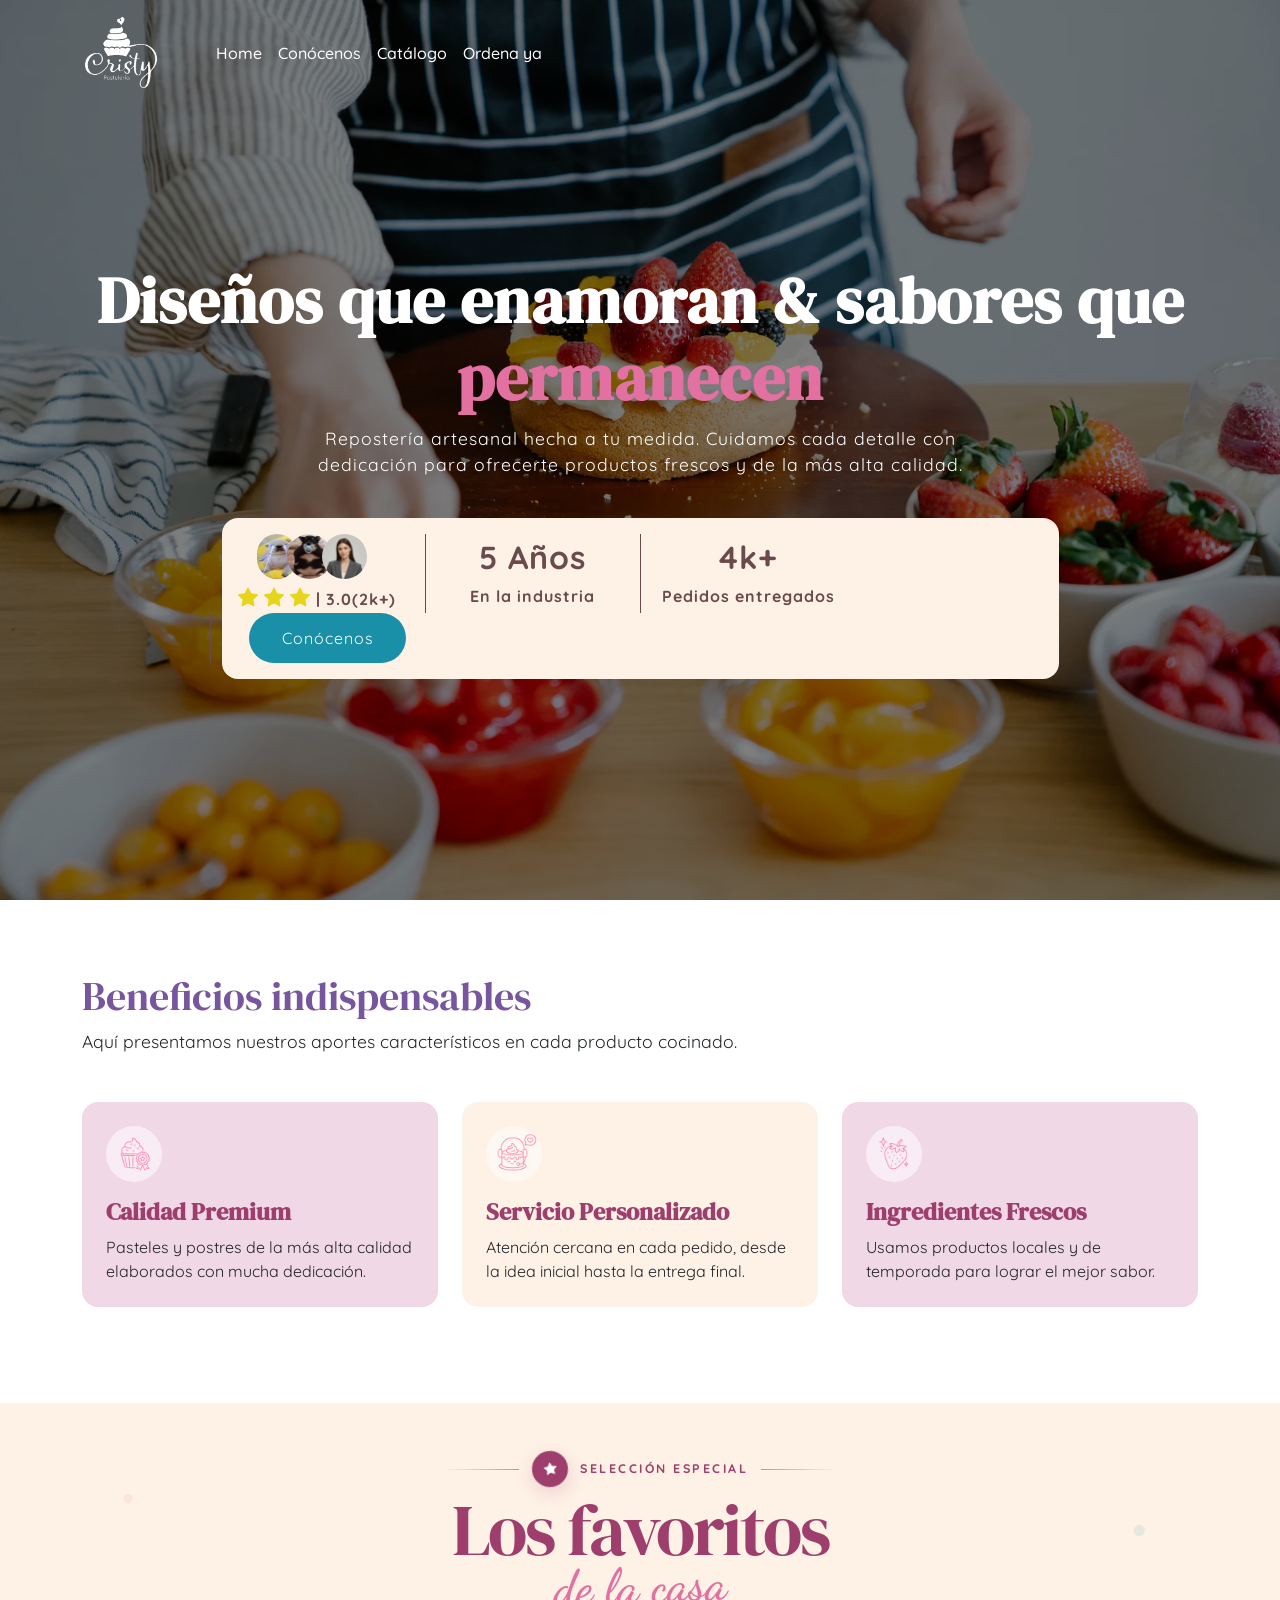
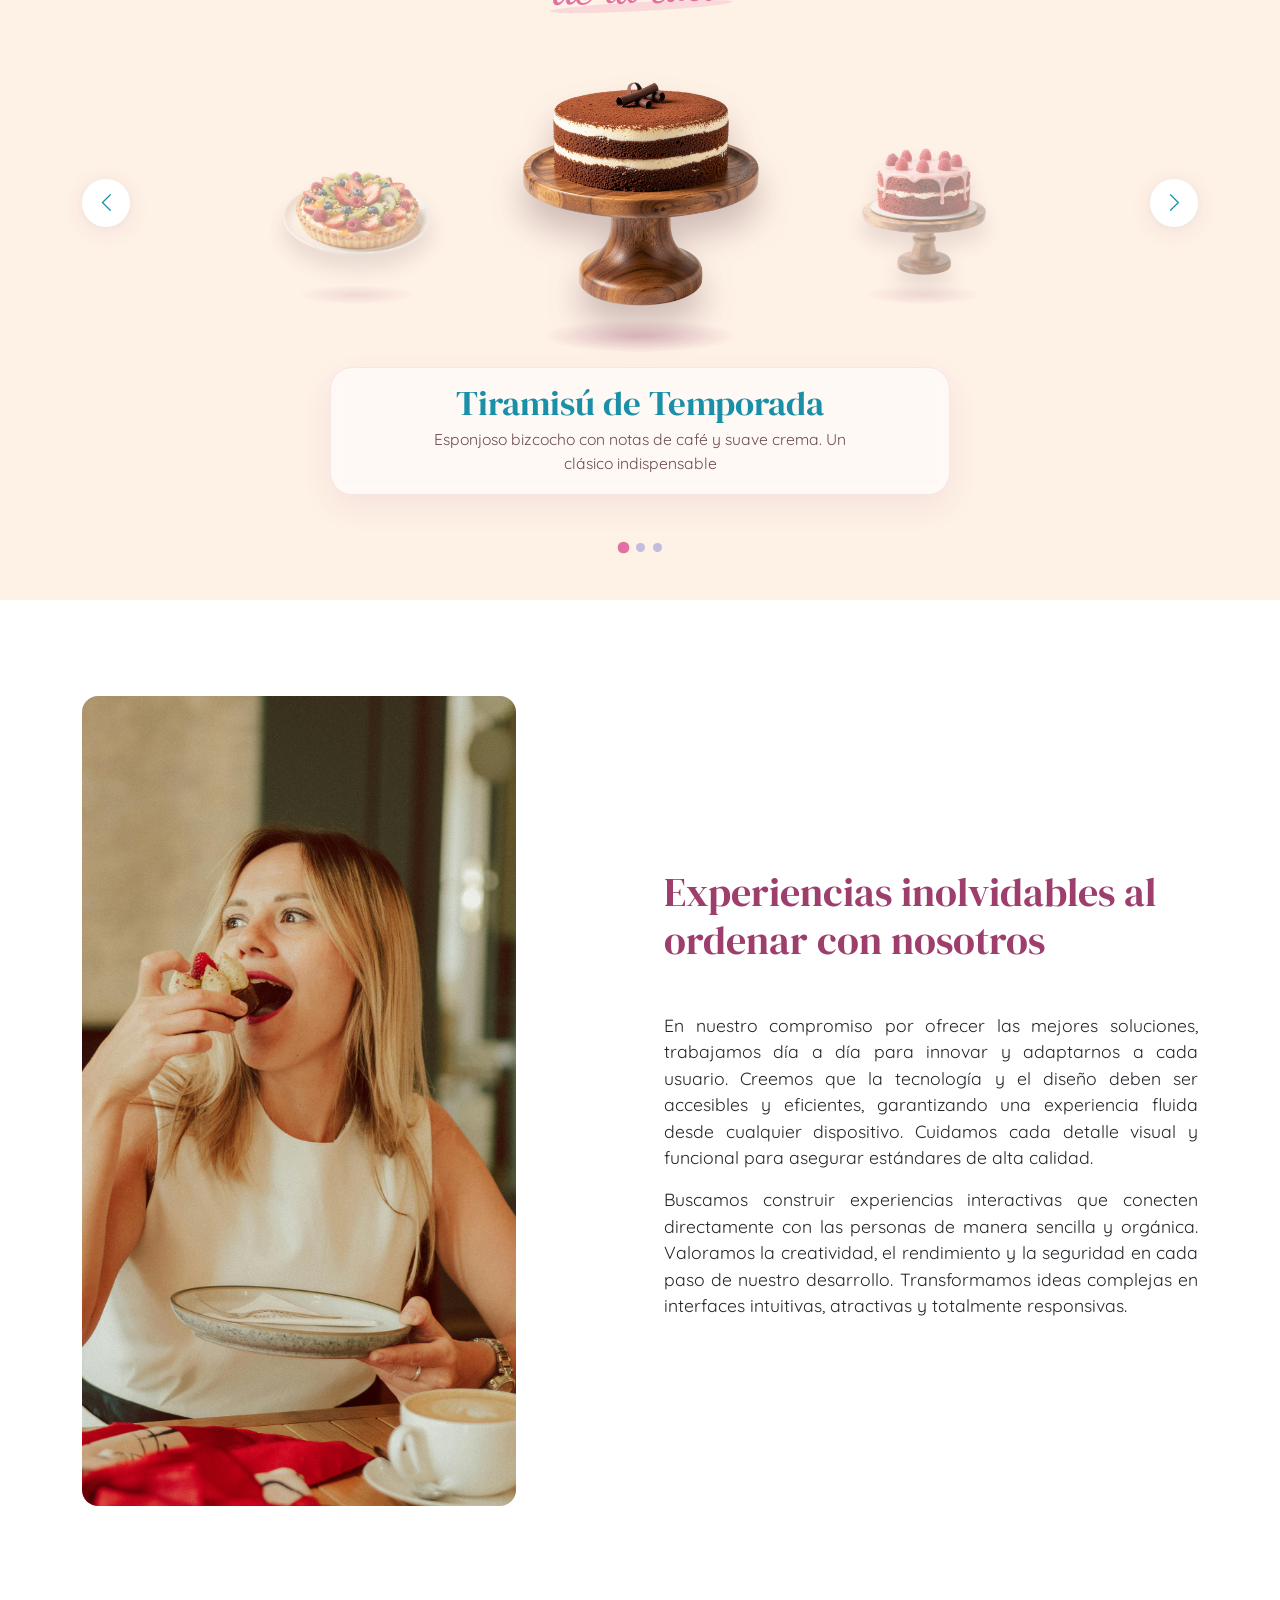
<file: index.html>
<!DOCTYPE html>
<html lang="es">

<head>
    <meta charset="UTF-8">
    <meta name="viewport" content="width=device-width, initial-scale=1.0">
    <title>Pastelería Cristy</title>

    <link rel="preconnect" href="https://fonts.googleapis.com">
    <link rel="preconnect" href="https://fonts.gstatic.com" crossorigin>
    <link
        href="https://fonts.googleapis.com/css2?family=DM+Serif+Display:ital@0;1&family=Dancing+Script:wght@400..700&family=Quicksand:wght@300..700&display=swap"
        rel="stylesheet">

    <!-- LINK DE BOOTSTRAP -->
    <link href="https://cdn.jsdelivr.net/npm/bootstrap@5.3.8/dist/css/bootstrap.min.css" rel="stylesheet"
        integrity="sha384-sRIl4kxILFvY47J16cr9ZwB07vP4J8+LH7qKQnuqkuIAvNWLzeN8tE5YBujZqJLB" crossorigin="anonymous">

    <!-- LINK DE CSS -->
    <link rel="stylesheet" href="styles.css">

    <!-- LINK DE BOOTSTRAP ICONS -->
    <link rel="stylesheet" href="https://cdn.jsdelivr.net/npm/bootstrap-icons@1.13.1/font/bootstrap-icons.min.css">

    <script src="JavaScript/scroll-animations.js" defer></script>

</head>

<body>
    <header class="header-main">
        <div class="shadow-layer"></div>
        <nav class="navbar navbar-expand-lg navbar-dark py-2">
            <div class="container">
                <a class="navbar-brand me-5" href="index.html" aria-label="Ir a la página de inicio"><img
                        src="imgs/Logu-obs.png" alt="Pastelería Cristy" style="height: 80px;"></a>
                <button class="navbar-toggler" type="button" data-bs-toggle="collapse"
                    data-bs-target="#navbarSupportedContent" aria-controls="navbarSupportedContent"
                    aria-expanded="false" aria-label="Toggle navigation">
                    <span class="navbar-toggler-icon"></span>
                </button>
                <div class="collapse navbar-collapse align-items-lg-center" id="navbarSupportedContent">
                    <ul class="navbar-nav me-auto mb-2 mb-lg-0">

                        <li class="nav-item active">

                            <a class="nav-link active nav-linking-white" aria-current="page" href="index.html">Home</a>

                        </li>

                        <li class="nav-item">

                            <a class="nav-link nav-linking-white" href="conocenos.html">Conócenos</a>

                        </li>

                        <li class="nav-item">

                            <a class="nav-link nav-linking-white" href="catalogo.html">Catálogo</a>

                        </li>


                        <li class="nav-item">
                            <a class="nav-link nav-linking-white" href="formulario.php">Ordena ya</a>
                        </li>

                    </ul>
                </div>
            </div>
        </nav>
        <div class="container d-flex align-items-center header-container">
            <div class="header w-100">
                <div class="d-flex flex-column align-items-center justify-content-center" style="letter-spacing: 1px;"
                    data-reveal="scale">
                    <h1 class="hero-title titles text-center c0 fw-bold">
                        Diseños que enamoran & sabores que <span class="c1 titles fw-bold"> permanecen </span>
                    </h1>
                    <p class="text-center c0 col-11 col-md-9 col-lg-8 font1 px-2">

                        Repostería artesanal hecha a tu medida. Cuidamos cada detalle con dedicación para ofrecerte
                        productos frescos y de la más alta calidad.

                    </p>
                    <div class="d-none d-xl-block bc3 rounded-4 w-75 mt-4">
                        <div class="row my-3">
                            <div class="col-md-3 d-flex flex-column align-items-center justify-content-center">
                                <div class="d-flex align-items-center justify-content-center">
                                    <img src="imgs/pibble.jpg" alt="" class="circle-opinions">
                                    <img src="imgs/Perrito.jpg" alt="" class="circle-opinions">
                                    <img src="imgs/lady.jpg" alt="" class="circle-opinions">
                                </div>
                                <div class="d-flex align-items-center justify-content-center pt-1">
                                    <p class="c fw-bold m-0">
                                        <i class="starments bi bi-star-fill"></i>
                                        <i class="starments bi bi-star-fill"></i>
                                        <i class="starments bi bi-star-fill"></i>
                                        | 3.0(2k+)
                                    </p>
                                </div>
                            </div>
                            <div class="col-md-3 d-flex flex-column align-items-center justify-content-center borderin">
                                <h2 class="c text-center fw-bold">5 Años</h2>
                                <p class="c text-center fw-bold m-0">En la industria</p>
                            </div>
                            <div class="col-md-3 d-flex flex-column align-items-center justify-content-center borderin">
                                <h2 class="c text-center fw-bold">4k+</h2>
                                <p class="c text-center fw-bold m-0">Pedidos entregados</p>
                            </div>
                            <div class="d-flex align-items-center justify-content-center borderin"
                                style="width: 235px;">
                                <a href="conocenos.html"
                                    class="btn btn-1 w-75 rounded-5 d-flex align-items-center justify-content-center"
                                    style="height: 50px;">Conócenos</a>
                            </div>
                        </div>
                    </div>
                    <div class="d-xl-none d-md-block d-flex align-items-center justify-content-center mt-5"
                        style="width: 235px;">
                        <a href="conocenos.html"
                            class="btn btn-1 w-100 rounded-5 d-flex align-items-center justify-content-center"
                            style="height: 50px;">Conócenos</a>
                    </div>

                </div>
            </div>
        </div>
    </header>

    <main>
        <section>
            <div class="container-fluid my-5 pt-4 pb-5">
                <div class="container">
                    <h1 class="titles c2" data-reveal="up">Beneficios indispensables</h1>
                    <p class="mb-5 font1" data-reveal="up">Aquí presentamos nuestros aportes característicos en cada
                        producto cocinado.</p>
                    <div class="row g-4" data-reveal-group>
                        <div class="col-12 col-md-4">
                            <div class="card card-beneficio p-4 h-100 border-0 rounded-4">
                                <div class="icon-circle mb-3">
                                    <img src="imgs/calidad.png" alt="Calidad Premium">
                                </div>
                                <h4 class="fw-bold c6 titles m-0">Calidad Premium</h4>
                                <p class="mt-2 mb-0">
                                    Pasteles y postres de la más alta calidad elaborados con mucha dedicación.
                                </p>
                            </div>
                        </div>
                        <div class="col-12 col-md-4">
                            <div class="card card-beneficio p-4 h-100 border-0 rounded-4"
                                style="background-color: #FEF1E6;">
                                <div class="icon-circle mb-3">
                                    <img src="imgs/servicio.png" alt="Servicio Personalizado">
                                </div>
                                <h4 class="fw-bold c6 titles m-0">Servicio Personalizado</h4>
                                <p class="mt-2 mb-0">
                                    Atención cercana en cada pedido, desde la idea inicial hasta la entrega final.
                                </p>
                            </div>
                        </div>
                        <div class="col-12 col-md-4">
                            <div class="card card-beneficio p-4 h-100 border-0 rounded-4">
                                <div class="icon-circle mb-3">
                                    <img src="imgs/frescura.png" alt="Ingredientes Frescos">
                                </div>
                                <h4 class="fw-bold c6 titles m-0">Ingredientes Frescos</h4>
                                <p class="mt-2 mb-0">
                                    Usamos productos locales y de temporada para lograr el mejor sabor.
                                </p>
                            </div>
                        </div>
                    </div>
                </div>
            </div>
        </section>

        <section class="cake-carousel-section">
            <div class="container py-5">

                <div class="text-center cake-section-heading" aria-labelledby="favoritos-title" data-reveal="up">
                    <div class="cake-eyebrow" aria-hidden="true">
                        <span class="cake-eyebrow-line"></span>
                        <span class="cake-featured-seal">
                            <i class="bi bi-star-fill"></i>
                        </span>
                        <span class="cake-eyebrow-text">Selección especial</span>
                        <span class="cake-eyebrow-line"></span>
                    </div>

                    <h2 id="favoritos-title" class="cake-featured-title titles">
                        Los favoritos
                        <span>de la casa</span>
                    </h2>
                </div>

                <div class="cake-stage" data-reveal="scale">
                    <!-- el resto del carrusel queda exactamente igual -->
                    <button type="button" class="cake-arrow cake-arrow--left" aria-label="Pastel anterior">
                        <i class="bi bi-chevron-left"></i>
                    </button>

                    <div class="cake-track">
                        <div class="cake-slide is-prev" data-index="2">
                            <div class="cake-float">
                                <a href="">

                                    <img src="imgs/best_sellers/tiramisu.png" alt="Chocolate Intenso" class="cake-img">

                                </a>

                            </div>
                            <div class="cake-stand"></div>
                        </div>
                        <div class="cake-slide is-active" data-index="1">
                            <div class="cake-float">
                                <a href="">

                                    <img src="imgs/best_sellers/redvelvet3.png" alt="Red Velvet Clásico"
                                        class="cake-img">

                                </a>
                            </div>
                            <div class="cake-stand"></div>
                        </div>
                        <div class="cake-slide is-next" data-index="0">
                            <div class="cake-float">
                                <a href="">

                                    <img src="imgs/best_sellers/tartaleta.png" alt="Tres Leches de la Casa"
                                        class="cake-img">

                                </a>
                            </div>
                            <div class="cake-stand"></div>
                        </div>

                    </div>

                    <button type="button" class="cake-arrow cake-arrow--right" aria-label="Siguiente pastel">
                        <i class="bi bi-chevron-right"></i>
                    </button>
                </div>

                <div class="text-center carousel-info" data-reveal="up">
                    <h3 class="titles c1 cake-title">Tiramisú de Temporada</h3>
                    <p class="cake-desc mx-auto">Esponjoso bizcocho con notas de café y suave crema. Un clásico
                        indispensable
                    </p>
                </div>

                <div class="cake-dots mt-5" data-reveal="fade">
                    <span class="cake-dot is-active" data-index="0"></span>
                    <span class="cake-dot" data-index="1"></span>
                    <span class="cake-dot" data-index="2"></span>
                </div>
            </div>
        </section>

        <section>
            <div class="container-fluid my-5">
                <div class="container py-5" style="height: 100%;">
                    <div class="row align-items-center g-4 g-lg-5" style="height: 100%;">
                        <div class="col-12 col-lg-6 pe-lg-5" data-reveal="left">
                            <div class="img-final rounded-4"></div>
                        </div>
                        <div class="col-12 col-lg-6" data-reveal="right">
                            <div class="d-flex flex-column">
                                <div class="col-12">
                                    <h1 class="titles c6 mb-3 mb-lg-5">Experiencias inolvidables al ordenar con nosotros
                                    </h1>
                                    <p class="font1" style="text-align: justify;">
                                        En nuestro compromiso por ofrecer las mejores soluciones, trabajamos día a día
                                        para innovar y adaptarnos a cada usuario. Creemos que la tecnología y el diseño
                                        deben ser accesibles y eficientes, garantizando una experiencia fluida desde
                                        cualquier dispositivo. Cuidamos cada detalle visual y funcional para asegurar
                                        estándares de alta calidad.

                                    </p>
                                    <p class="font1" style="text-align: justify;">
                                        Buscamos construir experiencias interactivas que conecten directamente con las
                                        personas de manera sencilla y orgánica. Valoramos la creatividad, el rendimiento
                                        y la seguridad en cada paso de nuestro desarrollo. Transformamos ideas complejas
                                        en interfaces intuitivas, atractivas y totalmente responsivas.
                                    </p>
                                </div>

                                <!--
                                <div class="col-12 d-flex" style="margin-top: 100px;">
                                    <div class="col-4">

                                        <h2 class="text-center c1">200+</h1>
                                        <h5 class="text-center c fw-bold">Reseñas Positivas</h5>
                                    </div>
                                    <div class="col-4">

                                        <h2 class="text-center c6">5 Años</h2>
                                        <h5 class="text-center c fw-bold">En la industria</h5>
                                    </div>
                                    <div class="col-4">

                                        <h2 class="text-center c7">4k+</h2>
                                        <h5 class="text-center c fw-bold">Pedidos Entregados </h5>
                                    </div>
                                </div>
                                -->
                            </div>
                        </div>
                    </div>
                </div>
            </div>
        </section>




    </main>

    <footer>
        <div class="container-fluid bc6">
            <div class="container pt-5 pb-4 h-100">
                <div style="border-bottom: #fff 2px solid;" class="pb-5">
                    <div class="row g-4" data-reveal="up">
                        <div class="col-12 col-lg-5">
                            <img src="imgs/Logu-obs.png" alt="" class="mb-2 mb-lg-5" style="height: 80px;">
                        </div>
                        <div class="col-12 col-sm-6 col-lg-2 text-white">
                            <h5 class="fw-bold">Enlaces</h5>
                            <p><a class="footer-link" href="index.html">Inicio</a></p>
                            <p><a class="footer-link" href="conocenos.html">Conócenos</a></p>
                            <p><a class="footer-link" href="catalogo.html">Productos</a></p>
                        </div>
                        <div class="col-12 col-sm-6 col-lg-3 text-white">
                            <h5 class="fw-bold">Información de contacto</h5>
                            <p><i class="bi bi-alarm-fill"></i> Horario: 7 a. m.–9 p. m.</p>
                            <p><i class="bi bi-envelope-at-fill"></i> Email: pedidos@cristy.com</p>
                        </div>
                        <div class="col-12 col-lg-2 text-white">
                            <h5 class="fw-bold">Horarios</h5>
                            <p>Disponibles: 7 a. m.–9 p. m.</p>
                        </div>
                    </div>
                </div>
                <div class="pt-4">
                    <div class="row align-items-center g-3" data-reveal="fade">

                        <div class="col-12 col-md-8">
                            <p class="text-white mb-0 text-center text-md-start">© Copyright 2026 | Todos los derechos
                                reservados</p>
                        </div>
                        <div class="col-12 col-md-4 text-white text-center text-md-end pb-3 pb-md-0">
                            <a href="https://www.instagram.com/" target="blank" class="footer-a">

                                <i class="bi bi-instagram footer-icons"></i>

                            </a>
                            <a href="https://www.facebook.com" target="blank" class="footer-a">

                                <i class="bi bi-facebook footer-icons"></i>

                            </a>
                            <a href="https://www.whatsapp.com/" target="blank" class="footer-a">

                                <i class="bi bi-whatsapp footer-icons"></i>

                            </a>
                            <a href="https://x.com/" target="blank" class="footer-a">

                                <i class="bi bi-twitter-x footer-icons"></i>

                            </a>
                        </div>

                    </div>

                </div>
            </div>
        </div>

        </div>

    </footer>

    <script src="https://cdn.jsdelivr.net/npm/bootstrap@5.3.8/dist/js/bootstrap.bundle.min.js"
        integrity="sha384-FKyoEForCGlyvwx9Hj09JcYn3nv7wiPVlz7YYwJrWVcXK/BmnVDxM+D2scQbITxI"
        crossorigin="anonymous"></script>

    <script src="JavaScript/main.js"></script>

</body>

</html>
</file>
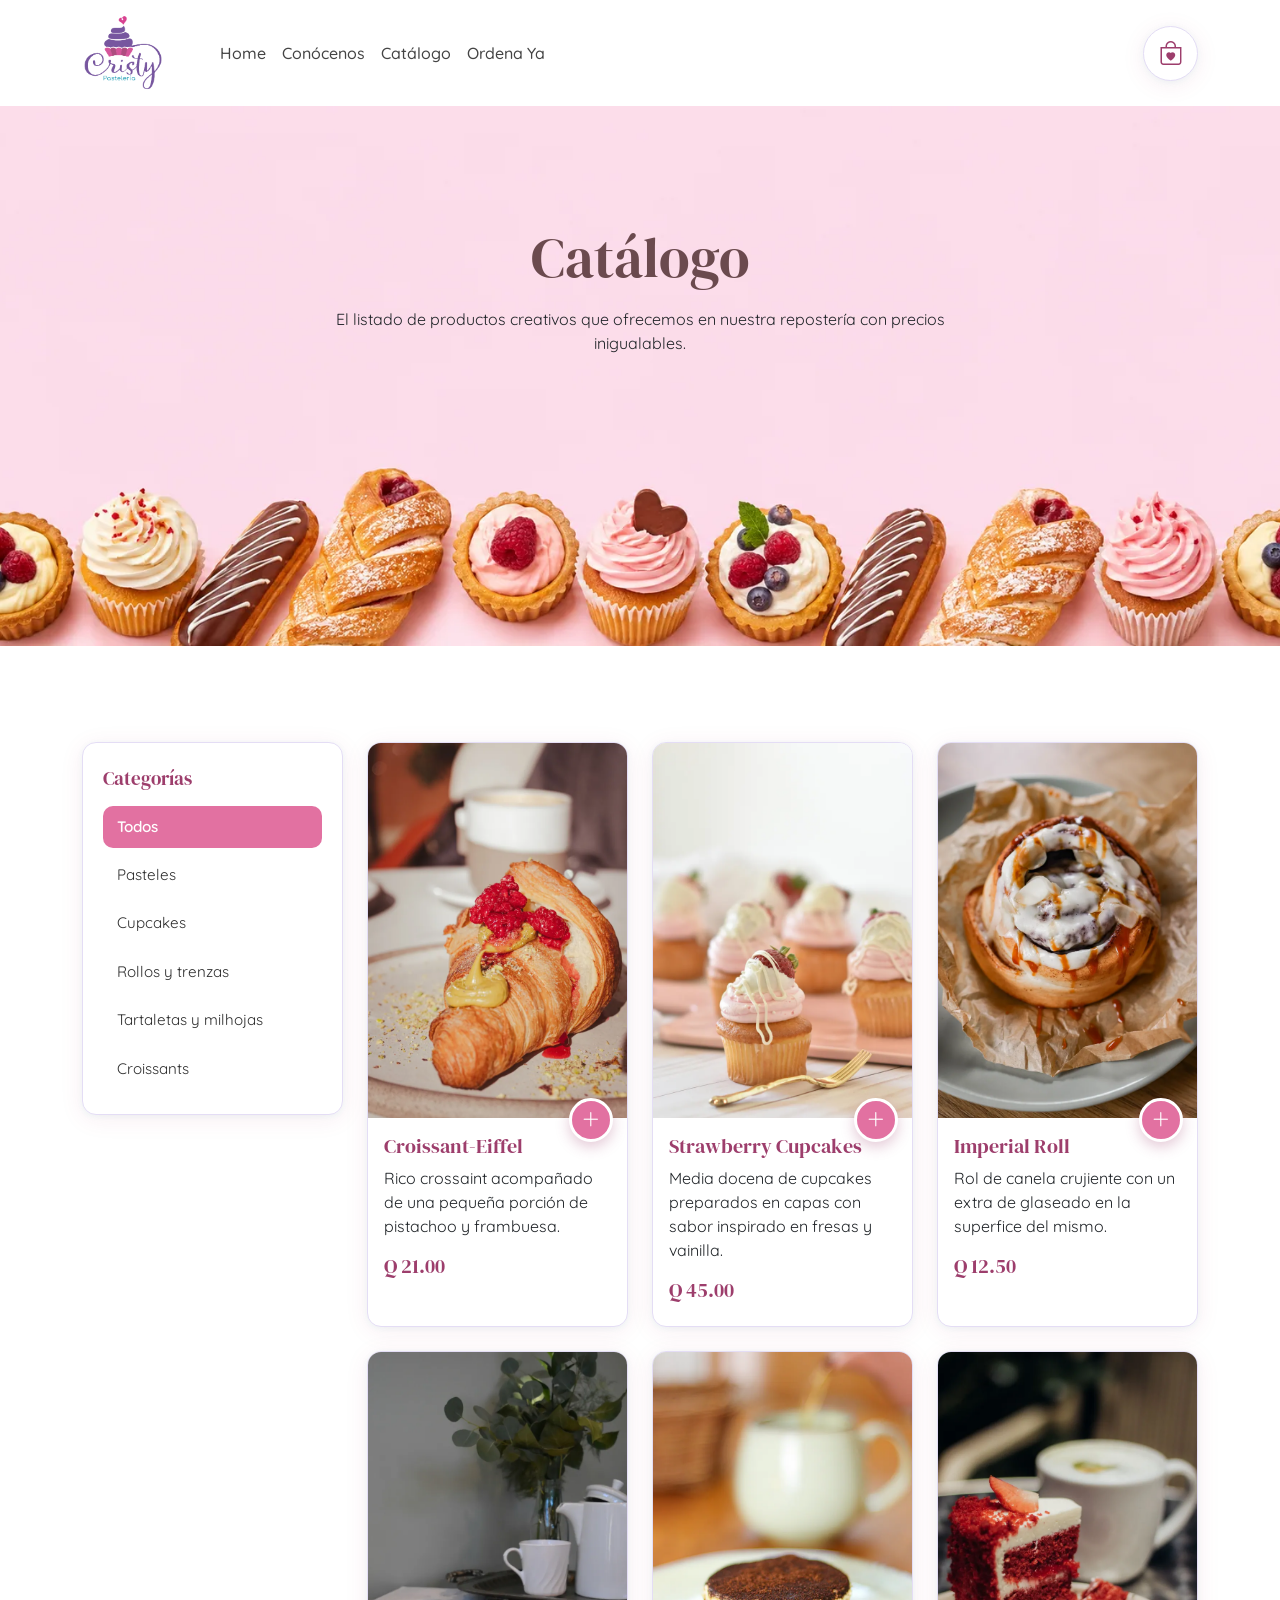
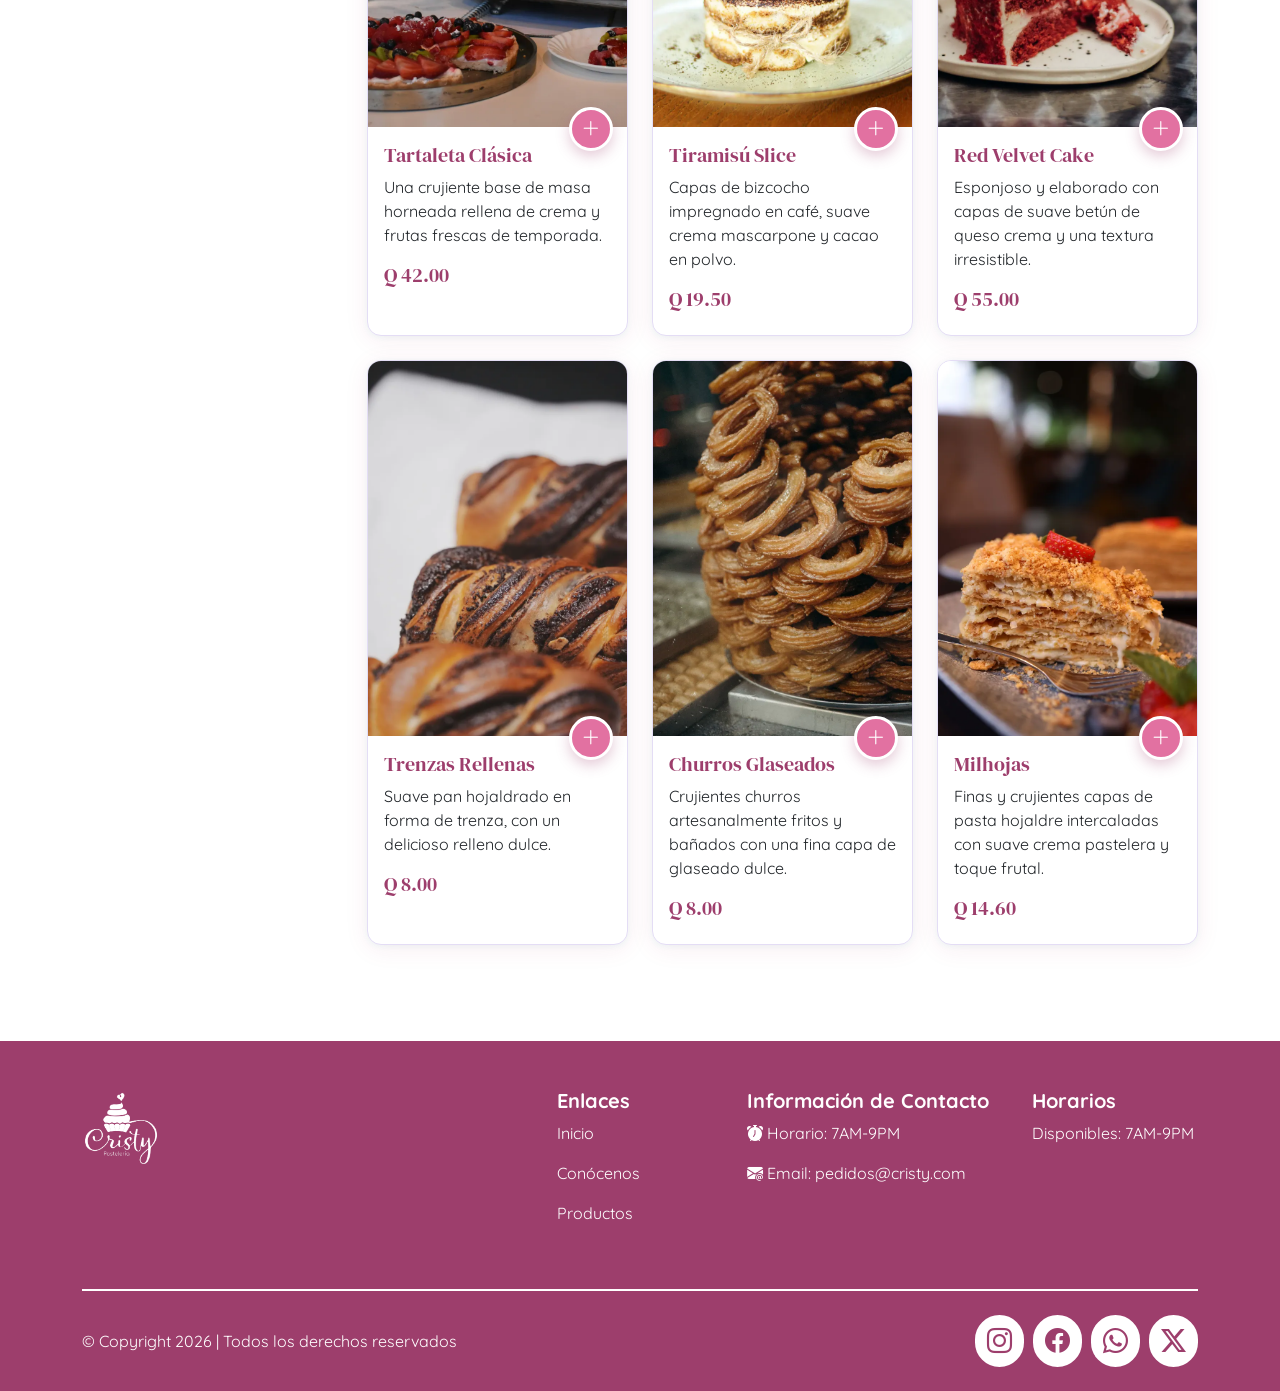
<file: catalogo.html>
<!DOCTYPE html>
<html lang="es">

<head>
    <meta charset="UTF-8">
    <meta name="viewport" content="width=device-width, initial-scale=1.0">
    <title>Catálogo</title>

    <link rel="preconnect" href="https://fonts.googleapis.com">
    <link rel="preconnect" href="https://fonts.gstatic.com" crossorigin>
    <link
        href="https://fonts.googleapis.com/css2?family=DM+Serif+Display:ital@0;1&family=Dancing+Script:wght@400..700&family=Quicksand:wght@300..700&display=swap"
        rel="stylesheet">

    <!-- LINK DE BOOTSTRAP -->
    <link href="https://cdn.jsdelivr.net/npm/bootstrap@5.3.8/dist/css/bootstrap.min.css" rel="stylesheet"
        integrity="sha384-sRIl4kxILFvY47J16cr9ZwB07vP4J8+LH7qKQnuqkuIAvNWLzeN8tE5YBujZqJLB" crossorigin="anonymous">

    <!-- LINK DE CSS -->
    <link rel="stylesheet" href="styles.css">

    <!-- LINK DE BOOTSTRAP ICONS -->
    <link rel="stylesheet" href="https://cdn.jsdelivr.net/npm/bootstrap-icons@1.13.1/font/bootstrap-icons.min.css">

    <script src="JavaScript/scroll-animations.js" defer></script>

</head>

<body>

    <header>
        <nav class="navbar navbar-expand-lg py-2">
            <div class="container">
                <a class="navbar-brand me-5" href="index.html" aria-label="Ir a la página de inicio"><img
                        src="imgs/Logu.png" alt="Pastelería Cristy" style="height: 80px;"></a>
                <button class="navbar-toggler" type="button" data-bs-toggle="collapse"
                    data-bs-target="#navbarSupportedContent" aria-controls="navbarSupportedContent"
                    aria-expanded="false" aria-label="Toggle navigation">
                    <span class="navbar-toggler-icon"></span>
                </button>
                <div class="collapse navbar-collapse align-items-lg-center" id="navbarSupportedContent">
                    <ul class="navbar-nav me-auto mb-2 mb-lg-0">

                        <li class="nav-item">

                            <a class="nav-link nav-linking-dark" aria-current="page" href="index.html">Home</a>

                        </li>

                        <li class="nav-item">

                            <a class="nav-link nav-linking-dark" href="conocenos.html">Conócenos</a>

                        </li>

                        <li class="nav-item active">

                            <a class="nav-link active nav-linking-dark" aria-current="page"
                                href="catalogo.html">Catálogo</a>

                        </li>

                        <li class="nav-item">
                            <a class="nav-link nav-linking-dark" href="formulario.php">Ordena Ya</a>
                        </li>

                    </ul>
                    <button class="cart-nav-button" type="button" data-bs-toggle="offcanvas"
                        data-bs-target="#carritoPanel" aria-controls="carritoPanel" aria-label="Abrir carrito">
                        <i class="bi bi-bag-heart" aria-hidden="true"></i>
                        <span class="cart-badge d-none" data-cart-count>0</span>
                    </button>
                </div>
            </div>
        </nav>
    </header>

    <main>

        <section class="banner pt-5">
            <h1 class="titles c text-center display-4" style="padding-top: 70px;" data-reveal="fade">Catálogo</h1>
            <div class="d-flex align-items-center justify-content-center flex-column mt-3" data-reveal="up">
                <p class="col-10 col-md-6 text-center px-0">El listado de productos creativos que ofrecemos en nuestra
                    repostería con precios inigualables.</p>
            </div>
        </section>


        <section>
            <div class="container-fluid">
                <div class="container py-5 my-3 my-lg-5">
                    <div class="row">
                        <div class="col-lg-3 mb-4 mb-lg-0">
                            <div class="catalog-filter sticky-top" data-reveal="left">
                                <h5 class="titles c6 filter-title">Categorías</h5>
                                <div class="filter-list flex-row flex-lg-column flex-wrap">
                                    <button type="button" class="filter-btn is-active" data-filtro="todos">
                                        Todos
                                    </button>
                                    <button type="button" class="filter-btn" data-filtro="pasteles">
                                        Pasteles
                                    </button>
                                    <button type="button" class="filter-btn" data-filtro="cupcakes">
                                        Cupcakes
                                    </button>
                                    <button type="button" class="filter-btn" data-filtro="rollos">
                                        Rollos y trenzas
                                    </button>
                                    <button type="button" class="filter-btn" data-filtro="tartaletas">
                                        Tartaletas y milhojas
                                    </button>
                                    <button type="button" class="filter-btn" data-filtro="croissants">
                                        Croissants
                                    </button>
                                </div>
                            </div>
                        </div>
                        <div class="col-lg-9">
                            <div class="row row-cols-1 row-cols-sm-2 row-cols-lg-3 g-4" id="grid-productos"
                                data-reveal-group>

                                <div class="col producto" data-categoria="croissants"
                                    data-product-id="croissant-eiffel">
                                    <div class="card product-card h-100">
                                        <img src="imgs/catalogo/3.webp" class="card-img-top cards-imgs"
                                            alt="Croissant-Eiffel con pistacho y frambuesa" width="720" height="1080"
                                            decoding="async" loading="eager" fetchpriority="high">
                                        <button type="button" class="add-cart-button" data-add-to-cart
                                            data-product-id="croissant-eiffel"
                                            aria-label="Agregar Croissant-Eiffel al carrito"><i class="bi bi-plus-lg"
                                                aria-hidden="true"></i></button>
                                        <div class="card-body">
                                            <h5 class="card-title titles c6">Croissant-Eiffel</h5>
                                            <p class="card-text">Rico crossaint acompañado de una pequeña porción de
                                                pistachoo y frambuesa.</p>
                                            <h5 class="card-title titles c6">Q 21.00</h5>
                                        </div>
                                    </div>
                                </div>

                                <div class="col producto" data-categoria="cupcakes"
                                    data-product-id="strawberry-cupcakes">
                                    <div class="card product-card h-100">
                                        <img src="imgs/catalogo/4.webp" class="card-img-top cards-imgs"
                                            alt="Strawberry Cupcakes" width="720" height="1080" decoding="async"
                                            loading="eager">
                                        <button type="button" class="add-cart-button" data-add-to-cart
                                            data-product-id="strawberry-cupcakes"
                                            aria-label="Agregar Strawberry Cupcakes al carrito"><i class="bi bi-plus-lg"
                                                aria-hidden="true"></i></button>
                                        <div class="card-body">
                                            <h5 class="card-title titles c6">Strawberry Cupcakes</h5>
                                            <p class="card-text">Media docena de cupcakes preparados en capas con sabor
                                                inspirado en fresas y vainilla.</p>
                                            <h5 class="card-title titles c6">Q 45.00</h5>
                                        </div>
                                    </div>
                                </div>

                                <div class="col producto" data-categoria="rollos" data-product-id="imperial-roll">
                                    <div class="card product-card h-100">
                                        <img src="imgs/catalogo/5.webp" class="card-img-top cards-imgs"
                                            alt="Imperial Roll de canela" width="720" height="1080" decoding="async"
                                            loading="eager">
                                        <button type="button" class="add-cart-button" data-add-to-cart
                                            data-product-id="imperial-roll"
                                            aria-label="Agregar Imperial Roll al carrito"><i class="bi bi-plus-lg"
                                                aria-hidden="true"></i></button>
                                        <div class="card-body">
                                            <h5 class="card-title titles c6">Imperial Roll</h5>
                                            <p class="card-text">Rol de canela crujiente con un extra de glaseado en la
                                                superfice del mismo.</p>
                                            <h5 class="card-title titles c6">Q 12.50</h5>
                                        </div>
                                    </div>
                                </div>

                                <div class="col producto" data-categoria="tartaletas"
                                    data-product-id="tartaleta-clasica">
                                    <div class="card product-card h-100">
                                        <img src="imgs/catalogo/6.webp" class="card-img-top cards-imgs"
                                            alt="Tartaleta Clásica con frutas" width="720" height="600" decoding="async"
                                            loading="lazy" style="object-position: center 90%;">
                                        <button type="button" class="add-cart-button" data-add-to-cart
                                            data-product-id="tartaleta-clasica"
                                            aria-label="Agregar Tartaleta Clásica al carrito"><i class="bi bi-plus-lg"
                                                aria-hidden="true"></i></button>
                                        <div class="card-body">
                                            <h5 class="card-title titles c6">Tartaleta Clásica</h5>
                                            <p class="card-text">Una crujiente base de masa horneada rellena de crema y
                                                frutas frescas de temporada.</p>
                                            <h5 class="card-title titles c6">Q 42.00</h5>
                                        </div>
                                    </div>
                                </div>

                                <div class="col producto" data-categoria="pasteles" data-product-id="tiramisu-slice">
                                    <div class="card product-card h-100">
                                        <img src="imgs/catalogo/7.webp" class="card-img-top cards-imgs"
                                            alt="Porción de Tiramisú" width="720" height="1080" decoding="async"
                                            loading="lazy">
                                        <button type="button" class="add-cart-button" data-add-to-cart
                                            data-product-id="tiramisu-slice"
                                            aria-label="Agregar Tiramisú Slice al carrito"><i class="bi bi-plus-lg"
                                                aria-hidden="true"></i></button>
                                        <div class="card-body">
                                            <h5 class="card-title titles c6">Tiramisú Slice</h5>
                                            <p class="card-text">Capas de bizcocho impregnado en café, suave crema
                                                mascarpone y cacao en polvo.</p>
                                            <h5 class="card-title titles c6">Q 19.50</h5>
                                        </div>
                                    </div>
                                </div>

                                <div class="col producto" data-categoria="pasteles" data-product-id="red-velvet-cake">
                                    <div class="card product-card h-100">
                                        <img src="imgs/catalogo/10.webp" class="card-img-top cards-imgs"
                                            alt="Pastel Red Velvet" width="720" height="1080" decoding="async"
                                            loading="lazy">
                                        <button type="button" class="add-cart-button" data-add-to-cart
                                            data-product-id="red-velvet-cake"
                                            aria-label="Agregar Red Velvet Cake al carrito"><i class="bi bi-plus-lg"
                                                aria-hidden="true"></i></button>
                                        <div class="card-body">
                                            <h5 class="card-title titles c6">Red Velvet Cake</h5>
                                            <p class="card-text">Esponjoso y elaborado con capas de suave betún de queso
                                                crema y una textura irresistible.</p>
                                            <h5 class="card-title titles c6">Q 55.00</h5>
                                        </div>
                                    </div>
                                </div>

                                <div class="col producto" data-categoria="rollos" data-product-id="trenzas-rellenas">
                                    <div class="card product-card h-100">
                                        <img src="imgs/catalogo/11.webp" class="card-img-top cards-imgs"
                                            alt="Trenzas Rellenas" width="720" height="1080" decoding="async"
                                            loading="lazy">
                                        <button type="button" class="add-cart-button" data-add-to-cart
                                            data-product-id="trenzas-rellenas"
                                            aria-label="Agregar Trenzas Rellenas al carrito"><i class="bi bi-plus-lg"
                                                aria-hidden="true"></i></button>
                                        <div class="card-body">
                                            <h5 class="card-title titles c6">Trenzas Rellenas</h5>
                                            <p class="card-text">Suave pan hojaldrado en forma de trenza, con un
                                                delicioso relleno dulce.</p>
                                            <h5 class="card-title titles c6">Q 8.00</h5>
                                        </div>
                                    </div>
                                </div>

                                <div class="col producto" data-categoria="rollos" data-product-id="churros-glaseados">
                                    <div class="card product-card h-100">
                                        <img src="imgs/catalogo/12.webp" class="card-img-top cards-imgs"
                                            alt="Churros Glaseados" width="720" height="1078" decoding="async"
                                            loading="lazy">
                                        <button type="button" class="add-cart-button" data-add-to-cart
                                            data-product-id="churros-glaseados"
                                            aria-label="Agregar Churros Glaseados al carrito"><i class="bi bi-plus-lg"
                                                aria-hidden="true"></i></button>
                                        <div class="card-body">
                                            <h5 class="card-title titles c6">Churros Glaseados</h5>
                                            <p class="card-text">Crujientes churros artesanalmente fritos y bañados con
                                                una fina capa de glaseado dulce.</p>
                                            <h5 class="card-title titles c6">Q 8.00</h5>
                                        </div>
                                    </div>
                                </div>

                                <div class="col producto" data-categoria="tartaletas" data-product-id="milhojas">
                                    <div class="card product-card h-100">
                                        <img src="imgs/catalogo/14.webp" class="card-img-top cards-imgs"
                                            alt="Milhojas con crema pastelera" width="720" height="1079"
                                            decoding="async" loading="lazy">
                                        <button type="button" class="add-cart-button" data-add-to-cart
                                            data-product-id="milhojas" aria-label="Agregar Milhojas al carrito"><i
                                                class="bi bi-plus-lg" aria-hidden="true"></i></button>
                                        <div class="card-body">
                                            <h5 class="card-title titles c6">Milhojas</h5>
                                            <p class="card-text">Finas y crujientes capas de pasta hojaldre intercaladas
                                                con suave crema pastelera y toque frutal.</p>
                                            <h5 class="card-title titles c6">Q 14.60</h5>
                                        </div>
                                    </div>
                                </div>
                            </div>

                            <p class="filter-empty d-none text-center mt-5">No hay productos en esta categoría todavía.
                            </p>

                        </div>
                    </div>
                </div>
            </div>
        </section>


    </main>

    <aside class="offcanvas offcanvas-end cart-panel" tabindex="-1" id="carritoPanel"
        aria-labelledby="carritoPanelTitulo">
        <div class="offcanvas-header">
            <div>
                <span class="cart-eyebrow">TU SELECCIÓN</span>
                <h2 class="offcanvas-title titles c6" id="carritoPanelTitulo">Mi carrito</h2>
            </div>
            <button type="button" class="btn-close" data-bs-dismiss="offcanvas" aria-label="Cerrar carrito"></button>
        </div>
        <div class="offcanvas-body d-flex flex-column">
            <div class="cart-empty" data-cart-empty>
                <i class="bi bi-bag-heart" aria-hidden="true"></i>
                <p class="mb-1 fw-semibold">Tu carrito está vacío</p>
                <span>Agrega tus postres favoritos con el botón +.</span>
            </div>
            <div class="d-none flex-grow-1" data-cart-content>
                <div class="cart-items" data-cart-items></div>
                <div class="cart-total-row">
                    <span>Total</span>
                    <strong data-cart-total>Q 0.00</strong>
                </div>
                <a href="formulario.php#resumen-carrito" class="btn btn-order btn-1 w-100 py-3">Continuar con mi
                    orden</a>
            </div>
        </div>
    </aside>

    <div class="cart-notice" data-cart-notice role="status" aria-live="polite"></div>

    <footer>
        <div class="container-fluid bc6">
            <div class="container pt-5 pb-4 h-100">
                <div style="border-bottom: #fff 2px solid;" class="pb-5">
                    <div class="row g-4" data-reveal="up">
                        <div class="col-12 col-lg-5">
                            <img src="imgs/Logu-obs.png" alt="" class="mb-2 mb-lg-5" style="height: 80px;">
                        </div>
                        <div class="col-12 col-sm-6 col-lg-2 text-white">
                            <h5 class="fw-bold">Enlaces</h5>
                            <p><a class="footer-link" href="index.html">Inicio</a></p>
                            <p><a class="footer-link" href="conocenos.html">Conócenos</a></p>
                            <p><a class="footer-link" href="catalogo.html">Productos</a></p>
                        </div>
                        <div class="col-12 col-sm-6 col-lg-3 text-white">
                            <h5 class="fw-bold">Información de Contacto</h5>
                            <p><i class="bi bi-alarm-fill"></i> Horario: 7AM-9PM</p>
                            <p><i class="bi bi-envelope-at-fill"></i> Email: pedidos@cristy.com</p>
                        </div>
                        <div class="col-12 col-lg-2 text-white">
                            <h5 class="fw-bold">Horarios</h5>
                            <p>Disponibles: 7AM-9PM</p>
                        </div>
                    </div>
                </div>
                <div class="pt-4">
                    <div class="row align-items-center g-3" data-reveal="fade">

                        <div class="col-12 col-md-8">
                            <p class="text-white mb-0 text-center text-md-start">© Copyright 2026 | Todos los derechos
                                reservados</p>
                        </div>
                        <div class="col-12 col-md-4 text-white text-center text-md-end pb-3 pb-md-0">
                            <a href="https://www.instagram.com/" target="blank" class="footer-a">

                                <i class="bi bi-instagram footer-icons"></i>

                            </a>
                            <a href="https://www.facebook.com" target="blank" class="footer-a">

                                <i class="bi bi-facebook footer-icons"></i>

                            </a>
                            <a href="https://www.whatsapp.com/" target="blank" class="footer-a">

                                <i class="bi bi-whatsapp footer-icons"></i>

                            </a>
                            <a href="https://x.com/" target="blank" class="footer-a">

                                <i class="bi bi-twitter-x footer-icons"></i>

                            </a>
                        </div>

                    </div>

                </div>
            </div>
        </div>

        </div>

    </footer>

    <script src="https://cdn.jsdelivr.net/npm/bootstrap@5.3.8/dist/js/bootstrap.bundle.min.js"
        integrity="sha384-FKyoEForCGlyvwx9Hj09JcYn3nv7wiPVlz7YYwJrWVcXK/BmnVDxM+D2scQbITxI"
        crossorigin="anonymous"></script>

    <script src="JavaScript/carrito.js"></script>
    <script src="JavaScript/catalogo.js"></script>


</body>

</html>
</file>
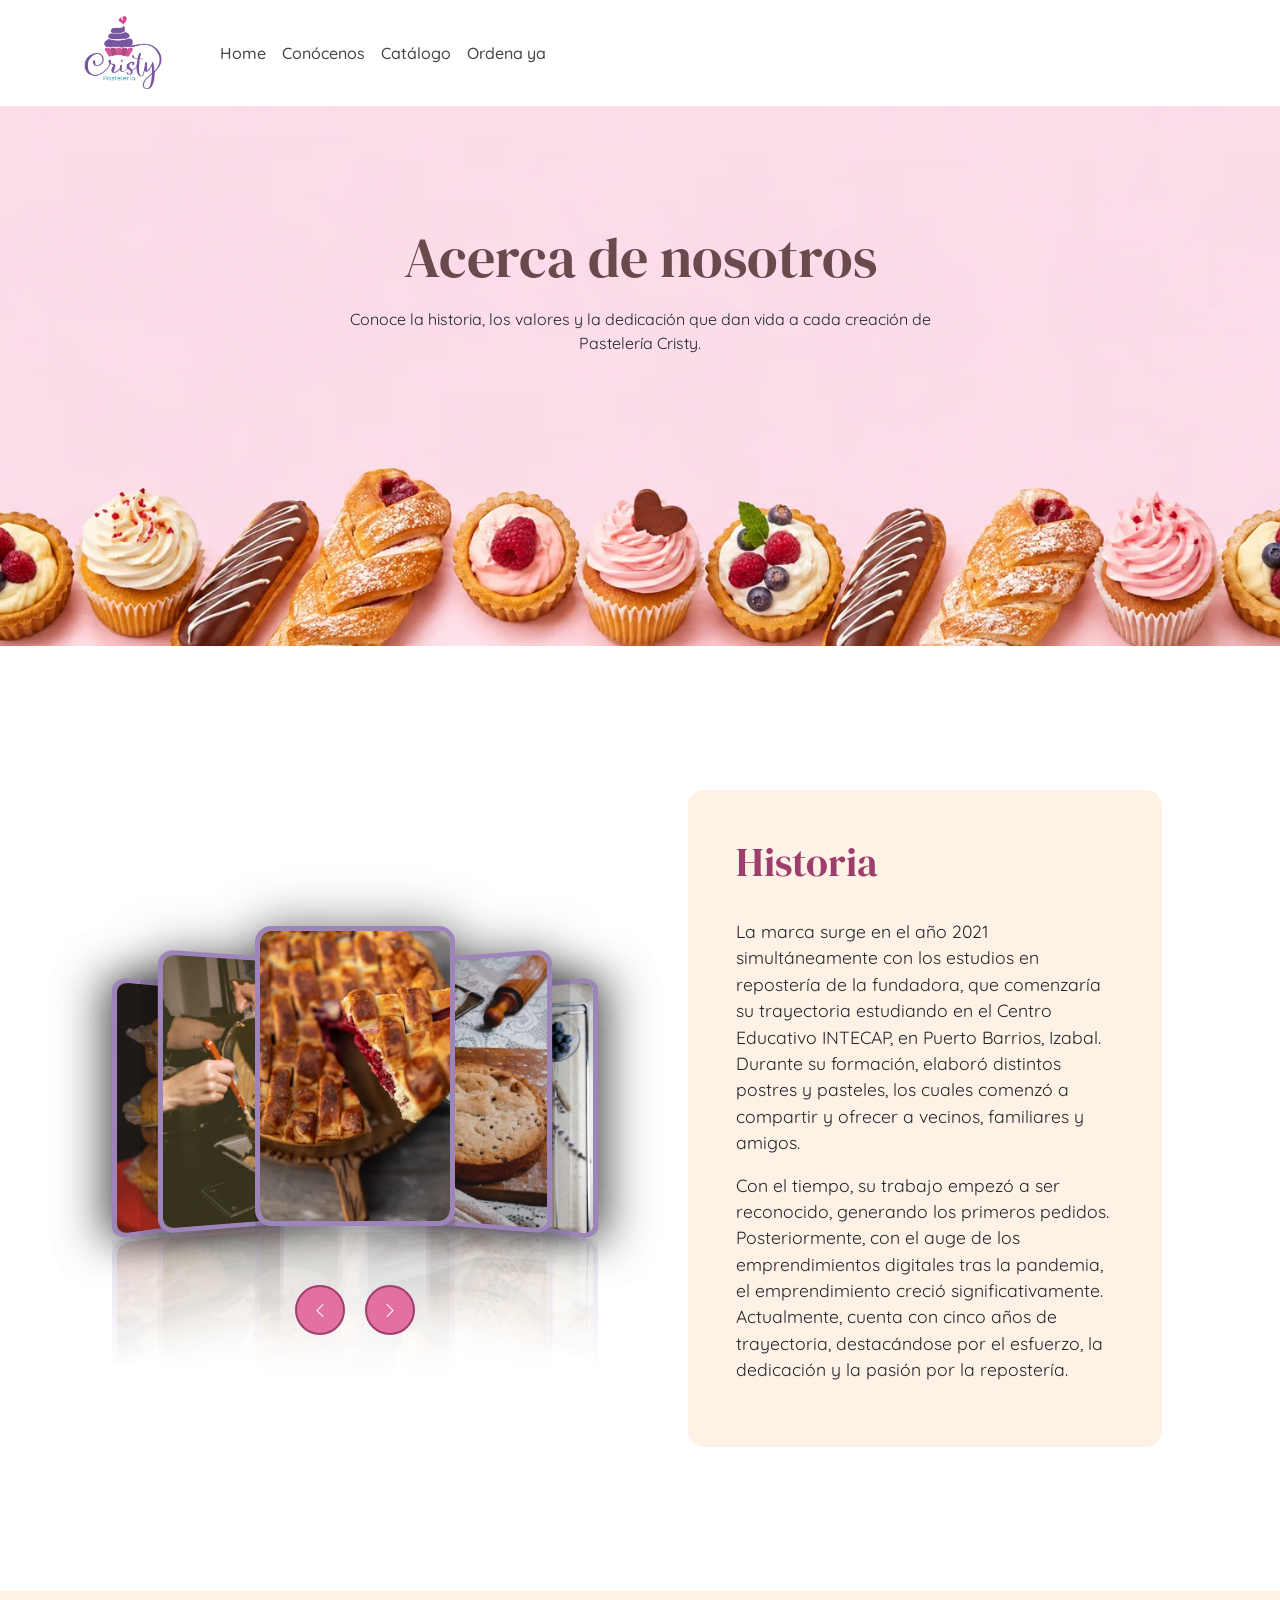
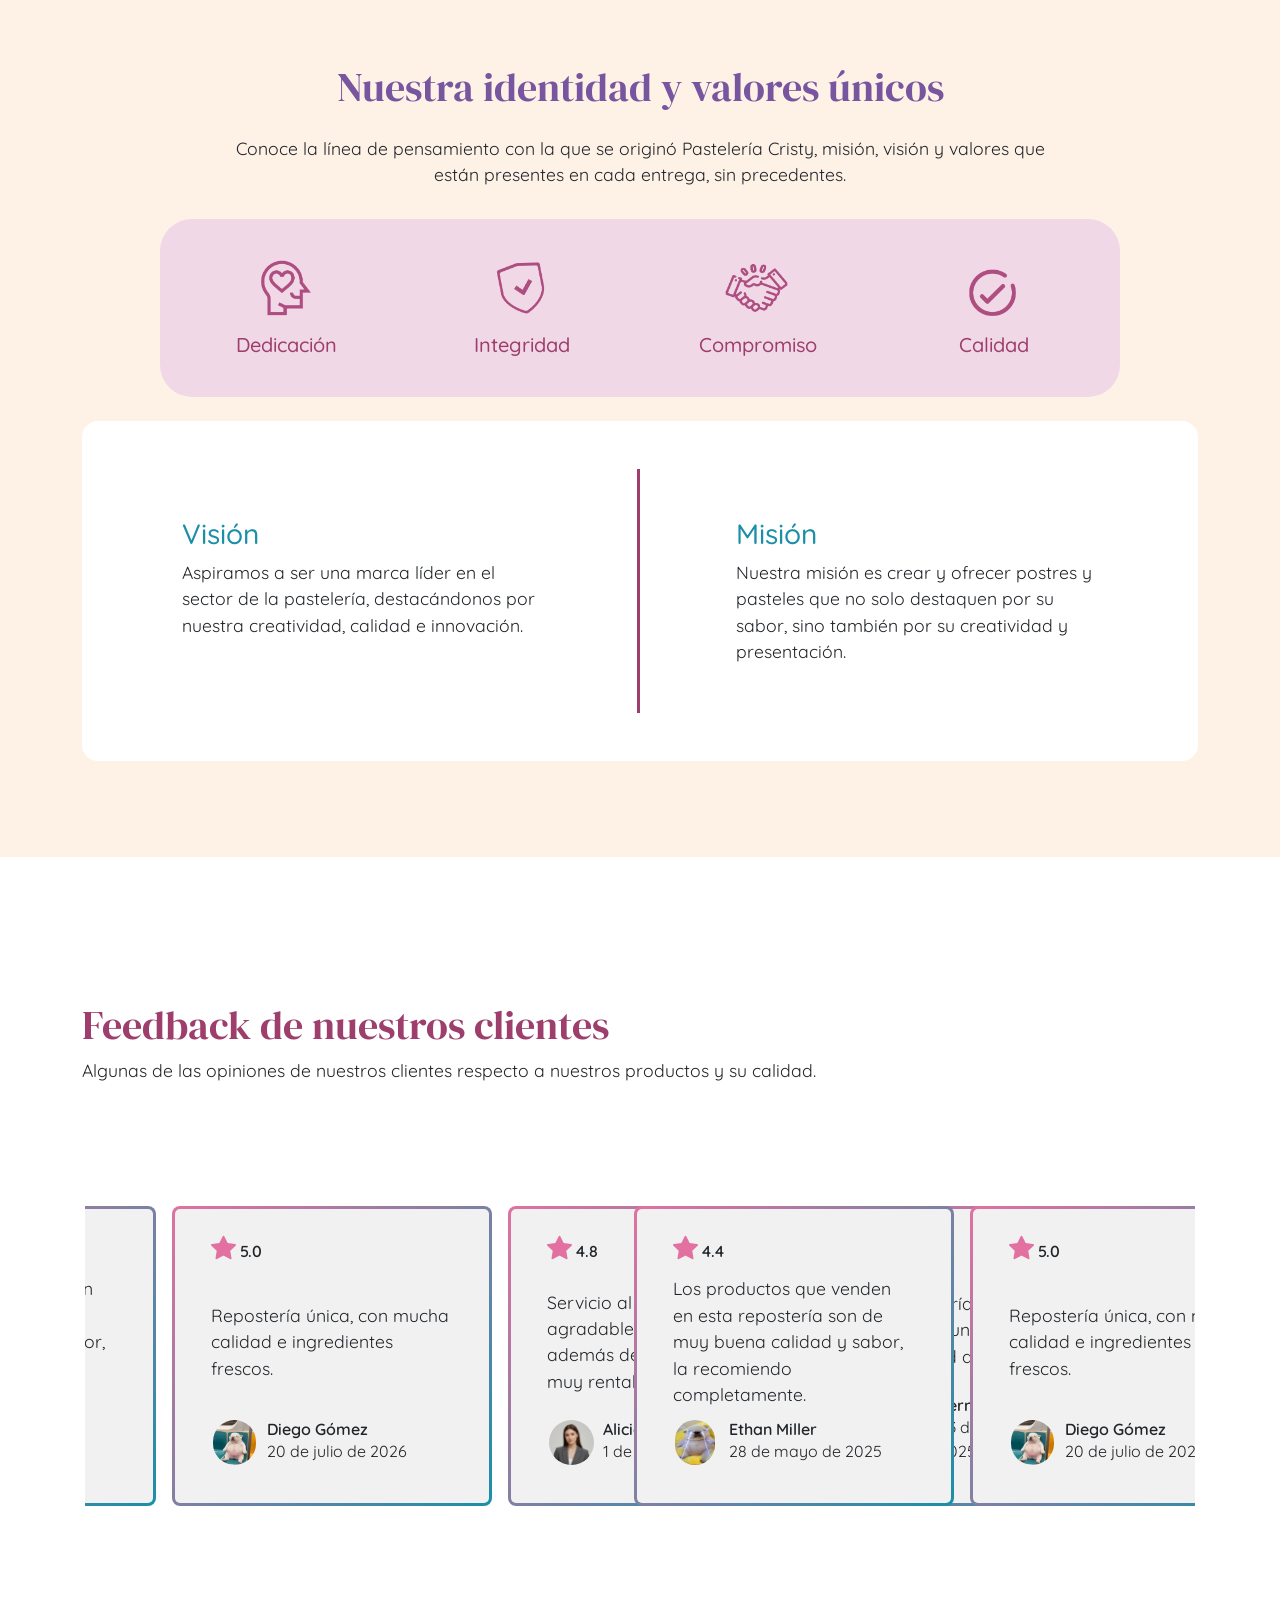
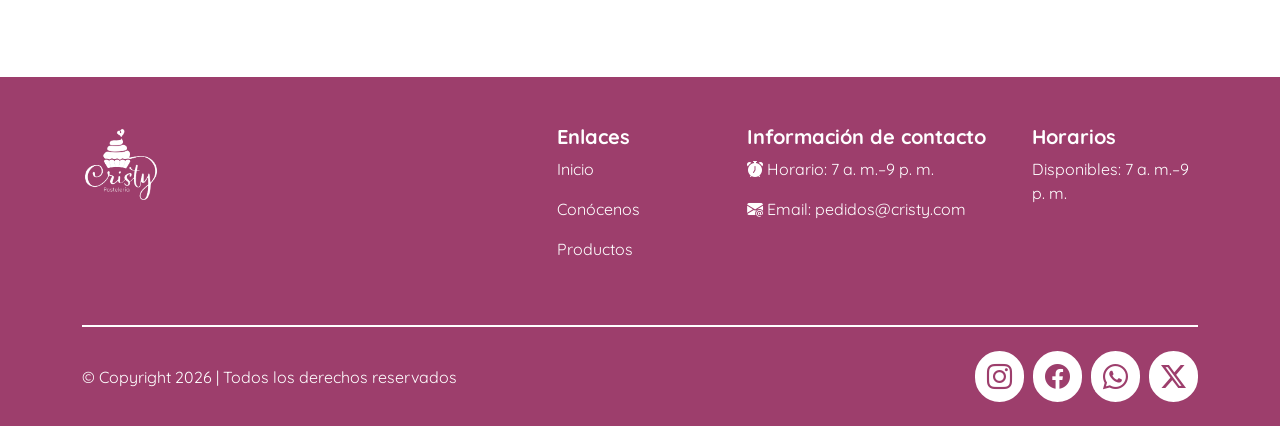
<file: conocenos.html>
<!DOCTYPE html>
<html lang="es">

<head>
    <meta charset="UTF-8">
    <meta name="viewport" content="width=device-width, initial-scale=1.0">
    <title>Conócenos</title>

    <link rel="preconnect" href="https://fonts.googleapis.com">
    <link rel="preconnect" href="https://fonts.gstatic.com" crossorigin>
    <link
        href="https://fonts.googleapis.com/css2?family=DM+Serif+Display:ital@0;1&family=Dancing+Script:wght@400..700&family=Quicksand:wght@300..700&display=swap"
        rel="stylesheet">

    <!-- LINK DE BOOTSTRAP -->
    <link href="https://cdn.jsdelivr.net/npm/bootstrap@5.3.8/dist/css/bootstrap.min.css" rel="stylesheet"
        integrity="sha384-sRIl4kxILFvY47J16cr9ZwB07vP4J8+LH7qKQnuqkuIAvNWLzeN8tE5YBujZqJLB" crossorigin="anonymous">

    <!-- LINK DE CSS -->
    <link rel="stylesheet" href="styles.css">

    <!-- LINK DE BOOTSTRAP ICONS -->
    <link rel="stylesheet" href="https://cdn.jsdelivr.net/npm/bootstrap-icons@1.13.1/font/bootstrap-icons.min.css">

    <script src="JavaScript/scroll-animations.js" defer></script>
</head>

<body>
    <header>
        <nav class="navbar navbar-expand-lg py-2">
            <div class="container">
                <a class="navbar-brand me-5" href="index.html" aria-label="Ir a la página de inicio"><img
                        src="imgs/Logu.png" alt="Pastelería Cristy" style="height: 80px;"></a>
                <button class="navbar-toggler" type="button" data-bs-toggle="collapse"
                    data-bs-target="#navbarSupportedContent" aria-controls="navbarSupportedContent"
                    aria-expanded="false" aria-label="Toggle navigation">
                    <span class="navbar-toggler-icon"></span>
                </button>
                <div class="collapse navbar-collapse align-items-lg-center" id="navbarSupportedContent">
                    <ul class="navbar-nav me-auto mb-2 mb-lg-0">

                        <li class="nav-item">

                            <a class="nav-link nav-linking-dark" href="index.html">Home</a>

                        </li>

                        <li class="nav-item active">

                            <a class="nav-link active nav-linking-dark" aria-current="page"
                                href="conocenos.html">Conócenos</a>

                        </li>

                        <li class="nav-item">

                            <a class="nav-link nav-linking-dark" href="catalogo.html">Catálogo</a>

                        </li>

                        <li class="nav-item">
                            <a class="nav-link nav-linking-dark" href="formulario.php">Ordena ya</a>
                        </li>

                    </ul>
                    <div>
                        <!-- Aquí va el ícono de carrito -->
                    </div>
                </div>
            </div>
        </nav>

    </header>


    <main>

        <section class="banner pt-5">
            <h1 class="titles c text-center display-4" style="padding-top: 70px;" data-reveal="fade">Acerca de nosotros
            </h1>
            <div class="d-flex align-items-center justify-content-center flex-column mt-3" data-reveal="up">
                <p class="col-10 col-md-6 text-center px-0">Conoce la historia, los valores y la dedicación que dan vida
                    a cada creación de Pastelería Cristy.</p>
            </div>
        </section>

        <section class="mb-5">
            <div class="container-fluid">
                <div class="container py-5 my-lg-5">
                    <div class="row g-4 align-items-center">
                        <div class="col-12 col-lg-6 d-flex flex-column align-items-center justify-content-center p-3 p-lg-5 history-gallery"
                            data-reveal="left">
                            <div class="box">
                                <div class="item"><img src="imgs/carrusel/2.webp" alt="" width="600" height="900"
                                        decoding="async"></div>
                                <div class="item"><img src="imgs/carrusel/1.webp" alt="" width="600" height="900"
                                        decoding="async"></div>
                                <div class="item"><img src="imgs/carrusel/3.webp" alt="" width="600" height="900"
                                        decoding="async"></div>
                                <div class="item"><img src="imgs/carrusel/5.webp" alt="" width="600" height="900"
                                        decoding="async" fetchpriority="high"></div>
                                <div class="item"><img src="imgs/carrusel/4.webp" alt="" width="600" height="900"
                                        decoding="async"></div>
                                <div class="item"><img src="imgs/carrusel/7.webp" alt="" width="600" height="900"
                                        decoding="async"></div>
                                <div class="item"><img src="imgs/carrusel/6.webp" alt="" width="600" height="900"
                                        decoding="async"></div>
                            </div>
                            <div class="buttons">
                                <span class="prev">

                                    <i class="bi bi-chevron-left"></i>

                                </span>
                                <span class="next">

                                    <i class="bi bi-chevron-right"></i>

                                </span>
                            </div>
                        </div>
                        <div class="col-12 col-lg-6 p-2 p-md-4 p-lg-5" data-reveal="right">
                            <div class="bc3 p-4 p-lg-5 rounded-4">
                                <h1 class="titles c6">
                                    Historia
                                </h1>
                                <br>
                                <p class="font1 text-start">La marca surge en el año 2021 simultáneamente con los
                                    estudios en repostería de la fundadora, que comenzaría su trayectoria estudiando en
                                    el Centro Educativo INTECAP, en Puerto Barrios, Izabal. Durante su formación,
                                    elaboró distintos postres y pasteles, los cuales comenzó a compartir y ofrecer a
                                    vecinos, familiares y amigos.</p>

                                <p class="font1 text-start">Con el tiempo, su trabajo empezó a ser reconocido, generando
                                    los primeros pedidos. Posteriormente, con el auge de los emprendimientos digitales
                                    tras la pandemia, el emprendimiento creció significativamente. Actualmente, cuenta
                                    con cinco años de trayectoria, destacándose por el esfuerzo, la dedicación y la
                                    pasión por la repostería.</p>
                            </div>
                        </div>
                    </div>
                </div>
            </div>
        </section>



        <section class="bc3 mb-5 pb-5">
            <div class="container py-5">
                <h1 class="titles c2 pt-4 text-center" data-reveal="up">Nuestra identidad y valores únicos</h1>
                <p class="text-center mt-4 font1 mb-5 mx-auto identity-intro" data-reveal="up">
                    Conoce la línea de pensamiento con la que se originó Pastelería Cristy, misión, visión y valores que
                    están presentes en cada entrega, sin precedentes.
                </p>
                <div>
                    <div class="bc4 rounded-5 values row row-cols-2 row-cols-md-4 g-3 p-md-2 mx-auto" data-reveal-group>
                        <div class="col d-flex align-items-center justify-content-center flex-column value-tile pb-4">

                            <img src="imgs/dedi.png" alt="" style="height: 90px;">
                            <h5 class="c6">Dedicación</h5>

                        </div>
                        <div class="col d-flex align-items-center justify-content-center flex-column value-tile pb-4">

                            <img src="imgs/fres.png" alt="" style="height: 90px;">
                            <h5 class="c6">Integridad</h5>

                        </div>
                        <div class="col d-flex align-items-center justify-content-center flex-column value-tile pb-4">

                            <img src="imgs/serv.png" alt="" style="height: 90px;">
                            <h5 class="c6">Compromiso</h5>

                        </div>
                        <div class="col d-flex align-items-center justify-content-center flex-column value-tile pb-4">

                            <img src="imgs/cal.png" alt="" style="height: 90px;">
                            <h5 class="c6">Calidad</h5>

                        </div>
                    </div>
                    <div class="mt-4 py-4 py-lg-5 px-3 rounded-4 bcw identity" data-reveal="scale">
                        <div class="row g-4">
                            <div class="col-12 col-md-6 p-lg-5 vision">
                                <h3 class="px-2 px-lg-5 c7">Visión</h3>
                                <p class="font1 px-2 px-lg-5 mb-0 text-start">Aspiramos a ser una marca líder en el
                                    sector de la
                                    pastelería, destacándonos por nuestra creatividad, calidad
                                    e innovación. </p>
                            </div>
                            <div class="col-12 col-md-6 p-lg-5">
                                <h3 class="px-2 px-lg-5 c7">Misión</h3>
                                <p class="font1 px-2 px-lg-5 mb-0 text-start">Nuestra misión es crear y ofrecer postres
                                    y pasteles que
                                    no solo destaquen por su sabor, sino también por su
                                    creatividad y presentación.</p>
                            </div>
                        </div>
                    </div>
                </div>
            </div>
        </section>

        <section class="py-5">
            <div class=" container-fluid py-5">
                <div class="container">
                    <h1 class="titles c6" data-reveal="up">Feedback de nuestros clientes</h1>
                    <p class="mb-5 pb-5 font1" data-reveal="up">Algunas de las opiniones de nuestros clientes respecto a
                        nuestros
                        productos y su calidad.</p>
                    <div class="reseñas-box p-4" data-reveal="scale">
                        <div class="group">
                            <div class="card px-4 px-md-5 py-4">
                                <div class="row">
                                    <h5 class="mx-0 px-0"><i class="bi bi-star-fill star-opinion"></i> 4.4</h5>
                                </div>
                                <div class="row font1">
                                    Los productos que venden en esta repostería son de muy buena calidad y sabor, la
                                    recomiendo completamente.
                                </div>
                                <div class="row">
                                    <div class="col-2">
                                        <img src="imgs/pibble.jpg" alt="" class="circle-opinions">
                                    </div>
                                    <div class="col-9 ps-3">
                                        <h5>Ethan Miller</h5>
                                        <p>28 de mayo de 2025</p>
                                    </div>
                                </div>
                            </div>
                            <div class="card px-4 px-md-5 py-4">
                                <div class="row">
                                    <h5 class="mx-0 px-0"><i class="bi bi-star-fill star-opinion"></i> 5.0</h5>
                                </div>
                                <div class="row font1">
                                    Repostería única, con mucha calidad e ingredientes frescos.
                                </div>
                                <div class="row">
                                    <div class="col-2">
                                        <img src="imgs/MG.jpg" alt="" class="circle-opinions">
                                    </div>
                                    <div class="col-9 ps-3">
                                        <h5>Diego Gómez</h5>
                                        <p>20 de julio de 2026</p>
                                    </div>
                                </div>
                            </div>
                            <div class="card px-4 px-md-5 py-4">
                                <div class="row">
                                    <h5 class="mx-0 px-0"><i class="bi bi-star-fill star-opinion"></i> 4.8</h5>
                                </div>
                                <div class="row font1">
                                    Servicio al cliente muy agradable y cómodo, además de unos precios muy rentables.
                                </div>
                                <div class="row">
                                    <div class="col-2">
                                        <img src="imgs/lady.jpg" alt="" class="circle-opinions">
                                    </div>
                                    <div class="col-9 ps-3">
                                        <h5>Alicia Méndez</h5>
                                        <p>1 de enero de 2025</p>
                                    </div>
                                </div>
                            </div>
                            <div class="card px-4 px-md-5 py-4">
                                <div class="row">
                                    <h5 class="mx-0 px-0"><i class="bi bi-star-fill star-opinion"></i> 3.9</h5>
                                </div>
                                <div class="row font1">
                                    Repostería de calidad, aunque un poco carente de variedad de productos.
                                </div>
                                <div class="row">
                                    <div class="col-2">
                                        <img src="imgs/profile.jpg" alt="" class="circle-opinions">
                                    </div>
                                    <div class="col-9 ps-3">
                                        <h5>Fernando Molina</h5>
                                        <p>23 de octubre de 2025</p>
                                    </div>
                                </div>
                            </div>
                        </div>
                        <div aria-hidden class="group">
                            <div class="card px-4 px-md-5 py-4">
                                <div class="row">
                                    <h5 class="mx-0 px-0"><i class="bi bi-star-fill star-opinion"></i> 4.4</h5>
                                </div>
                                <div class="row font1">
                                    Los productos que venden en esta repostería son de muy buena calidad y sabor, la
                                    recomiendo completamente.
                                </div>
                                <div class="row">
                                    <div class="col-2">
                                        <img src="imgs/pibble.jpg" alt="" class="circle-opinions">
                                    </div>
                                    <div class="col-9 ps-3">
                                        <h5>Ethan Miller</h5>
                                        <p>28 de mayo de 2025</p>
                                    </div>
                                </div>
                            </div>
                            <div class="card px-4 px-md-5 py-4">
                                <div class="row">
                                    <h5 class="mx-0 px-0"><i class="bi bi-star-fill star-opinion"></i> 5.0</h5>
                                </div>
                                <div class="row font1">
                                    Repostería única, con mucha calidad e ingredientes frescos.
                                </div>
                                <div class="row">
                                    <div class="col-2">
                                        <img src="imgs/MG.jpg" alt="" class="circle-opinions">
                                    </div>
                                    <div class="col-9 ps-3">
                                        <h5>Diego Gómez</h5>
                                        <p>20 de julio de 2026</p>
                                    </div>
                                </div>
                            </div>
                            <div class="card px-4 px-md-5 py-4">
                                <div class="row">
                                    <h5 class="mx-0 px-0"><i class="bi bi-star-fill star-opinion"></i> 4.8</h5>
                                </div>
                                <div class="row font1">
                                    Servicio al cliente muy agradable y cómodo, además de unos precios muy rentables.
                                </div>
                                <div class="row">
                                    <div class="col-2">
                                        <img src="imgs/lady.jpg" alt="" class="circle-opinions">
                                    </div>
                                    <div class="col-9 ps-3">
                                        <h5>Alicia Méndez</h5>
                                        <p>1 de enero de 2025</p>
                                    </div>
                                </div>
                            </div>
                            <div class="card px-4 px-md-5 py-4">
                                <div class="row">
                                    <h5 class="mx-0 px-0"><i class="bi bi-star-fill star-opinion"></i> 3.9</h5>
                                </div>
                                <div class="row font1">
                                    Repostería de calidad, aunque un poco carente de variedad de productos.
                                </div>
                                <div class="row">
                                    <div class="col-2">
                                        <img src="imgs/profile.jpg" alt="" class="circle-opinions">
                                    </div>
                                    <div class="col-9 ps-3">
                                        <h5>Fernando Molina</h5>
                                        <p>23 de octubre de 2025</p>
                                    </div>
                                </div>
                            </div>
                        </div>
                    </div>
                </div>
            </div>
        </section>

    </main>

    <footer>
        <div class="container-fluid bc6 mt-5">
            <div class="container pt-5 pb-4 h-100">
                <div style="border-bottom: #fff 2px solid;" class="pb-5">
                    <div class="row g-4" data-reveal="up">
                        <div class="col-12 col-lg-5">
                            <img src="imgs/Logu-obs.png" alt="" class="mb-2 mb-lg-5" style="height: 80px;">
                        </div>
                        <div class="col-12 col-sm-6 col-lg-2 text-white">
                            <h5 class="fw-bold">Enlaces</h5>
                            <p><a class="footer-link" href="index.html">Inicio</a></p>
                            <p><a class="footer-link" href="conocenos.html">Conócenos</a></p>
                            <p><a class="footer-link" href="catalogo.html">Productos</a></p>
                        </div>
                        <div class="col-12 col-sm-6 col-lg-3 text-white">
                            <h5 class="fw-bold">Información de contacto</h5>
                            <p><i class="bi bi-alarm-fill"></i> Horario: 7 a. m.–9 p. m.</p>
                            <p><i class="bi bi-envelope-at-fill"></i> Email: pedidos@cristy.com</p>
                        </div>
                        <div class="col-12 col-lg-2 text-white">
                            <h5 class="fw-bold">Horarios</h5>
                            <p>Disponibles: 7 a. m.–9 p. m.</p>
                        </div>
                    </div>
                </div>
                <div class="pt-4">
                    <div class="row align-items-center g-3" data-reveal="fade">

                        <div class="col-12 col-md-8">
                            <p class="text-white mb-0 text-center text-md-start">© Copyright 2026 | Todos los derechos
                                reservados</p>
                        </div>
                        <div class="col-12 col-md-4 text-white text-center text-md-end pb-3 pb-md-0">
                            <a href="https://www.instagram.com/" target="blank" class="footer-a">

                                <i class="bi bi-instagram footer-icons"></i>

                            </a>
                            <a href="https://www.facebook.com" target="blank" class="footer-a">

                                <i class="bi bi-facebook footer-icons"></i>

                            </a>
                            <a href="https://www.whatsapp.com/" target="blank" class="footer-a">

                                <i class="bi bi-whatsapp footer-icons"></i>

                            </a>
                            <a href="https://x.com/" target="blank" class="footer-a">

                                <i class="bi bi-twitter-x footer-icons"></i>

                            </a>
                        </div>

                    </div>

                </div>
            </div>
        </div>

        </div>

    </footer>

    <script src="https://cdn.jsdelivr.net/npm/bootstrap@5.3.8/dist/js/bootstrap.bundle.min.js"
        integrity="sha384-FKyoEForCGlyvwx9Hj09JcYn3nv7wiPVlz7YYwJrWVcXK/BmnVDxM+D2scQbITxI"
        crossorigin="anonymous"></script>

    <script src="JavaScript/conocenos.js"></script>

</body>

</html>
</file>
<file: styles.css>
:root {
    /* Paleta y medidas compartidas: cada token activo se reutiliza en el sitio. */
    --c1: #E271A1;
    --c2: #77569f;
    --c3: #FEF1E6;
    --c4: #F1D8E7;
    --c5: #C3BCDE;
    --c6: #9D3E6C;
    --c7: #1a8fa8;
    --text-main: #2d2d2d;
    --border: #e4ddf5;
    --shadow-soft: 0 4px 24px rgba(181, 41, 94, .08), 0 1.5px 6px rgba(94, 207, 207, .10);

    --shadow-hover: 0 6px 15px rgba(181, 41, 94, .16), 0 2px 8px rgba(94, 207, 207, .15);
    --radius: 14px;
}

/*------------------------------------------------------------ ANIMACIONES SUAVES AL HACER SCROLL ------------------------------------------------------------*/

.scroll-animations-ready [data-reveal] {
    opacity: 0;
    transform: translate3d(0, 26px, 0);
    transition:
        opacity .65s ease,
        transform .65s cubic-bezier(.22, 1, .36, 1);
    transition-delay: var(--reveal-delay, 0ms);
    will-change: opacity, transform;
}

.scroll-animations-ready [data-reveal="left"] {
    transform: translate3d(-30px, 0, 0);
}

.scroll-animations-ready [data-reveal="right"] {
    transform: translate3d(30px, 0, 0);
}

.scroll-animations-ready [data-reveal="scale"] {
    transform: translate3d(0, 14px, 0) scale(.975);
}

.scroll-animations-ready [data-reveal="fade"] {
    transform: none;
}

.scroll-animations-ready [data-reveal].is-revealed {
    opacity: 1;
    transform: translate3d(0, 0, 0) scale(1);
    will-change: auto;
}

@media (max-width: 575.98px) {

    .scroll-animations-ready [data-reveal="left"],
    .scroll-animations-ready [data-reveal="right"] {
        transform: translate3d(0, 22px, 0);
    }

    .scroll-animations-ready [data-reveal].is-revealed {
        transform: translate3d(0, 0, 0) scale(1);
    }
}

@media (prefers-reduced-motion: reduce) {
    .scroll-animations-ready [data-reveal] {
        opacity: 1 !important;
        transform: none !important;
        transition: none !important;
    }
}

.shadow-pro {
    box-shadow: var(--shadow-hover);
}

.bcw {
    background-color: #fff;
}

.bc3 {
    background-color: var(--c3);
}

.bc4 {
    background-color: var(--c4);
}

.bc6 {
    background-color: var(--c6);
}

.c0 {
    color: #fff;
}

.c {
    color: #6B4A4E;
}

.c1 {
    color: #E271A1;
}

.c2 {
    color: var(--c2);
}

.c6 {
    color: var(--c6);
}

.c7 {
    color: var(--c7);
}

.btn-1 {
    --bs-btn-bg: var(--c7);
    --bs-btn-hover-bg: #157a90;
    /* un poco más oscuro que --c7 para dar feedback visual */
    --bs-btn-hover-color: #fff;
    --bs-btn-active-bg: #106b7d;
    /* aún más oscuro, para el click */
    --bs-btn-active-color: #fff;
    --bs-btn-border-color: transparent;
    --bs-btn-hover-border-color: transparent;
    --bs-btn-active-border-color: transparent;
    transition: .25s ease;

    background-color: var(--c7);
    color: #fff;
}

* {
    font-family: quicksand;
}

.font1 {
    font-size: 1.1rem;
}

/*------------------------------ HEADER ------------------------------*/


.header-container {
    min-height: calc(100dvh - 170px);
}



.titles {
    font-family: DM Serif Display;
}

/* Escala de forma fluida: 2rem en móvil → 4.5rem en monitor grande.
   clamp(mínimo, valor-fluido, máximo)
   El valor fluido "5vw" crece con el ancho de pantalla, los extremos lo limitan. */
.hero-title {
    font-size: clamp(2.5rem, 5vw, 4.5rem);
    line-height: 1.;
}


.header-main {
    position: relative;
    background: url(imgs/headers/header.webp);
    min-height: 100vh;
    /* antes: height: 100vh */
    background-size: cover;
    background-position: center;
}

nav,
.header {
    position: relative;
    z-index: 2;
}

.shadow-layer {
    position: absolute;
    top: 0;
    left: 0;
    width: 100%;
    height: 100%;
    background: #00000080;
    z-index: 1;


}

.circle-opinions {
    border-radius: 100px;
    height: 45px;
    transition: ease .5s;
    margin-left: -10px;

}

.circle-opinions:hover {
    transform: translateY(-7px);
}

.borderin {
    border-left: 1px solid #6B4A4E;
}

.starments {
    color: #e6d51a;
    height: 20px;
    font-size: 20px;

}

@media (max-width: 992px) {
    .font1 {
        font-size: 16px;
    }

}


.nav-linking-white {
    color: #fff !important;
    transition: .2s ease;
    font-weight: 500;
}

.nav-linking-white:hover {
    color: var(--c1) !important;
}

.nav-linking-dark {
    color: #444 !important;
    transition: .2s ease;
    font-weight: 500;
}

.nav-linking-dark:hover {
    color: var(--c6) !important;
}



/*------------------------------ CARDS BENEFICIOS ------------------------------*/
.card-beneficio {
    background-color: var(--c4);
    transition: transform .3s ease, box-shadow .3s ease;
}


.card-beneficio:hover {
    transform: translateY(-6px);
    box-shadow: var(--shadow-hover);
}

.icon-circle {
    width: 56px;
    height: 56px;
    border-radius: 50%;
    background-color: rgba(255, 255, 255, 0.55);
    display: flex;
    align-items: center;
    justify-content: center;
}

/* Aqui va tu icono, solo cambia el src del <img> en el HTML */
.icon-circle img {
    width: 60px;
    height: 60px;
    object-fit: contain;
    display: block;
}

/*------------------------------------------------------------ CAROUSEL DE PASTELES ------------------------------------------------------------*/

.cake-carousel-section {
    position: relative;
    overflow: hidden;
    /* Un solo lugar para controlar el tamaño de los pasteles y su separación. */
    --cake-w: 270px;
    --cake-gap: calc(var(--cake-w) * 1.05);
    background:
        radial-gradient(circle at 10% 12%, rgba(226, 113, 161, .11) 0 4px, transparent 5px),
        radial-gradient(circle at 89% 16%, rgba(26, 143, 168, .10) 0 5px, transparent 6px),
        var(--c3);
}

.cake-section-heading {
    position: relative;
    max-width: 760px;
    margin: 0 auto 1rem;
}

.cake-eyebrow {
    display: flex;
    align-items: center;
    justify-content: center;
    gap: .8rem;
    margin-bottom: .8rem;
}

.cake-eyebrow-line {
    width: clamp(30px, 7vw, 76px);
    height: 1px;
    background: linear-gradient(90deg, transparent, rgba(157, 62, 108, .55));
}

.cake-eyebrow-line:last-child {
    transform: scaleX(-1);
}

.cake-featured-seal {
    width: 36px;
    height: 36px;
    border: 1px solid rgba(157, 62, 108, .24);
    border-radius: 50%;
    display: inline-flex;
    align-items: center;
    justify-content: center;
    color: #fff;
    background: var(--c6);
    box-shadow: 0 6px 18px rgba(157, 62, 108, .18);
    transform: rotate(-8deg);
}

.cake-featured-seal i {
    font-size: .8rem;
}

.cake-eyebrow-text {
    font-size: .78rem;
    font-weight: 700;
    letter-spacing: .2em;
    text-transform: uppercase;
    color: var(--c6);
}

.cake-featured-title {
    color: var(--c6);
    font-size: clamp(3.4rem, 7vw, 4.5rem);
    line-height: .84;
    letter-spacing: -.035em;
    margin: 0;
}

.cake-featured-title span {
    position: relative;
    isolation: isolate;
    display: block;
    width: fit-content;
    margin: .12em auto 0;
    padding: 0 .18em .1em;
    color: var(--c1);
    font-family: "Dancing Script", cursive;
    font-size: .67em;
    font-weight: 600;
    letter-spacing: 0;
    transform: rotate(-2deg);
}

.cake-featured-title span::after {
    content: "";
    position: absolute;
    right: 2%;
    bottom: 0;
    left: 2%;
    height: 9px;
    border-radius: 50%;
    background: rgba(226, 113, 161, .18);
    transform: rotate(-1deg);
    z-index: -1;
}

/* ── Titulo y descripcion que cambian con cada pastel ── */
.carousel-info {
    max-width: 620px;
    margin: -.75rem auto 0;
    padding: 1rem clamp(1rem, 4vw, 2.25rem) 1.15rem;
    border: 1px solid rgba(157, 62, 108, .10);
    border-radius: 22px;
    background: rgba(255, 255, 255, .58);
    box-shadow: 0 12px 30px rgba(157, 62, 108, .08);
    backdrop-filter: blur(6px);
    transition: opacity .25s ease, transform .25s ease;
}

.carousel-info.is-fading {
    opacity: 0;
    transform: translateY(8px);
}

.cake-title {
    font-size: clamp(1.65rem, 2.7vw, 2.35rem);
    line-height: 1.1;
    margin-bottom: .35rem;
}

.cake-desc {
    max-width: 460px;
    margin-bottom: 0;
    color: #6B4A4E;
    font-size: .98rem;
    line-height: 1.55;
}

/* ── Escenario donde "flotan" los pasteles ── */
.cake-stage {
    position: relative;
    /* Mantiene espacio para la animación sin alejar la ficha del pastel. */
    height: calc(var(--cake-w) * 1.3);
}

.cake-track {
    position: relative;
    width: 100%;
    height: 100%;
}

.cake-slide {
    position: absolute;
    top: 50%;
    left: 50%;
    width: var(--cake-w);
    display: flex;
    flex-direction: column;
    align-items: center;
    transition: transform .7s cubic-bezier(.22, 1, .36, 1), opacity .5s ease, filter .5s ease;
    pointer-events: none;
}

.cake-slide.is-active {
    transform: translate(-50%, -50%) scale(1);
    opacity: 1;
    filter: none;
    z-index: 3;
    pointer-events: auto;
}

/* Depuración: anterior y siguiente comparten el estado visual; solo cambia su posición. */
.cake-slide.is-prev,
.cake-slide.is-next {
    opacity: .45;
    filter: blur(1px);
    z-index: 1;
}

.cake-slide.is-prev {
    transform: translate(calc(-50% - var(--cake-gap)), -46%) scale(.6);
}

.cake-slide.is-next {
    transform: translate(calc(-50% + var(--cake-gap)), -46%) scale(.6);
}

/* ── El flote: animacion independiente de la posicion ── */
.cake-float {
    animation: cakeFloat 4s ease-in-out infinite;
}

@keyframes cakeFloat {

    0%,
    100% {
        transform: translateY(0);
    }

    50% {
        transform: translateY(-14px);
    }
}

.cake-img {
    width: 100%;
    filter: drop-shadow(0 22px 16px rgba(107, 74, 78, .3));
}

/* ── El "stand": una sombra elegante bajo el pastel activo ── */
.cake-stand {
    width: 190px;
    height: 32px;
    margin-top: -4px;
    border-radius: 50%;
    background: radial-gradient(ellipse at center, rgba(157, 62, 108, .3) 0%, rgba(157, 62, 108, 0) 72%);
}

/* ── Flechas ── */
.cake-arrow {
    position: absolute;
    top: 50%;
    transform: translateY(-50%);
    border: none;
    background-color: #fff;
    color: var(--c7);
    width: 48px;
    height: 48px;
    border-radius: 50%;
    display: flex;
    align-items: center;
    justify-content: center;
    font-size: 1.3rem;
    box-shadow: var(--shadow-soft);
    transition: transform .2s ease, box-shadow .2s ease, background-color .2s ease, color .2s ease;
    z-index: 5;
}

.cake-arrow:hover {
    transform: translateY(calc(-50% - 3px));
    box-shadow: var(--shadow-hover);
    background-color: var(--c1);
    color: #fff;
}

.cake-arrow--left {
    left: 0;
}

.cake-arrow--right {
    right: 0;
}

/* ── Puntos indicadores ── */
.cake-dots {
    display: flex;
    gap: .5rem;
    justify-content: center;
    margin-top: 1rem;
}

.cake-dot {
    width: 9px;
    height: 9px;
    border-radius: 50%;
    background-color: var(--c5);
    cursor: pointer;
    transition: background-color .2s ease, transform .2s ease;
}

.cake-dot.is-active {
    background-color: var(--c1);
    transform: scale(1.3);
}

@media (max-width: 768px) {
    .cake-carousel-section {
        --cake-w: 190px;
    }

    .cake-arrow {
        width: 40px;
        height: 40px;
        font-size: 1.1rem;
    }

    .cake-section-heading {
        margin-bottom: .75rem;
    }

    .cake-eyebrow {
        gap: .55rem;
    }

    .cake-featured-seal {
        width: 32px;
        height: 32px;
    }

    .cake-featured-title {
        font-size: clamp(3rem, 14vw, 4.2rem);
    }

    .carousel-info {
        max-width: calc(100% - 1rem);
        margin-top: -.35rem;
        border-radius: 18px;
    }
}

@media (prefers-reduced-motion: reduce) {
    .cake-float {
        animation: none;
    }

    .cake-slide {
        transition: opacity .3s ease;
    }
}



/*------------------------------------------------------------ SECCIÓN FINAL ------------------------------------------------------------*/

.img-final {
    background-image: url(imgs/modelo.jpg);
    background-size: cover;
    background-position: center;
    height: 90vh;
    width: 85%;
}

@media (max-width: 768px) {
    .img-final {
        height: min(440px, 60vh);
        width: 100%;
        margin-bottom: 0;
    }
}








/*------------------------------------------------------------ PÁGINA CONOCENOS ------------------------------------------------------------*/
.box {
    position: relative;
    display: flex;
    width: 100%;
    min-height: 360px;
    transform-style: preserve-3d;
    perspective: 500px;
}

.box .item {
    position: absolute;
    bottom: 35px;
    left: calc(50% - 100px);
    width: 200px;
    height: 300px;
    background: #ffffff;
    transition: .5s;
    box-shadow: 0 0 50px rgba(0, 0, 0, .5);
    border-radius: 1rem;
    transform-style: preserve-3d;
    transform-origin: bottom;
    user-select: none;
    -webkit-box-reflect: below 1px linear-gradient(transparent, transparent, #0002);
    border: 5px solid #77569fb7;
}

/* Depuración: las tarjetas simétricas comparten la transformación; su capa sigue siendo individual. */
.box .item:nth-child(1),
.box .item:nth-child(2) {
    transform: translate3d(-150px, 0, 0) scale(0.8) rotateY(25deg);
}

.box .item:nth-child(1) {
    z-index: 1;
}

.box .item:nth-child(2) {
    z-index: 2;
}

.box .item:nth-child(3) {
    transform: translate3d(-100px, 0, 0) scale(0.9) rotateY(15deg);
    z-index: 2;
}


.box .item:nth-child(5) {
    transform: translate3d(100px, 0, 0) scale(0.9) rotateY(-15deg);
    z-index: 3;
}

.box .item:nth-child(6),
.box .item:nth-child(7) {
    transform: translate3d(150px, 0, 0) scale(0.8) rotateY(-25deg);
}

.box .item:nth-child(6) {
    z-index: 2;
}

.box .item:nth-child(7) {
    z-index: -1;
}

.box .item img {
    position: absolute;
    top: 0;
    left: 0;
    width: 100%;
    height: 100%;
    object-fit: cover;
    border-radius: .7rem;
}


.buttons {
    display: flex;
    gap: 20px;
    margin-top: 1.5rem;
}

.buttons span {
    position: relative;
    width: 50px;
    height: 50px;
    border: 2px solid var(--c6);
    background-color: #E271A1;
    border-radius: 50%;
    display: flex;
    justify-content: center;
    align-items: center;
    transition: transform .2s ease;
}

.buttons span i {
    color: #Fff;

}

.buttons span:hover {
    transform: translateY(calc(-5% - 3px));

}


.values {
    width: 100%;
    max-width: 960px;
}

.value-tile {
    min-height: 145px;
    transition: transform .25s ease;
}

.value-tile:hover {
    transform: translateY(-5px);
}

.identity-intro {
    max-width: 820px;
}

@media (min-width: 768px) {
    .vision {
        border-right: 3px solid var(--c6);
    }
}

@media (max-width: 575.98px) {
    .history-gallery {
        overflow: hidden;
        padding-top: .5rem !important;
        padding-bottom: 1rem !important;
    }

    .box {
        /* En móvil el volumen se logra por capas, no por ángulos: así las
           fotos se leen completas y el carrusel no ocupa espacio de más. */
        min-height: 250px;
        perspective: none;
        transform-style: flat;
    }

    .box .item {
        bottom: 20px;
        left: calc(50% - 75px);
        width: 150px;
        height: 225px;
        -webkit-box-reflect: none !important;
        box-shadow: 0 12px 24px rgba(64, 42, 54, .24);
    }

    .buttons {
        margin-top: .75rem;
    }

    .box .item:nth-child(1),
    .box .item:nth-child(2),
    .box .item:nth-child(6),
    .box .item:nth-child(7) {
        transform: translate3d(0, 0, 0) scale(.78);
        opacity: 0;
        pointer-events: none;
    }

    .box .item:nth-child(3) {
        transform: translate3d(-52px, 0, 0) scale(.84);
        z-index: 2;
        opacity: .82;
    }

    .box .item:nth-child(4) {
        transform: translate3d(0, 0, 0) scale(1);
        z-index: 3;
    }

    .box .item:nth-child(5) {
        transform: translate3d(52px, 0, 0) scale(.84);
        z-index: 2;
        opacity: .82;
    }

}

.reseñas-box {
    width: 100%;
    display: flex;
    overflow-x: auto;

    border-radius: 1.2rem;
    border: 3px solid transparent;
    padding: 1.2rem;

    /*
    background:
        linear-gradient(#fff, #fff) padding-box,
        linear-gradient(135deg, var(--c1), var(--c7)) border-box;*/
}

.reseñas-box::-webkit-scrollbar {
    display: none;
}

.group {
    display: flex;
    align-items: center;
    justify-content: center;
    gap: 1em;
    animation: spin 20s infinite linear;
    padding-right: 1em;
}

.group .card {
    flex: 0 0 320px;
    /* ancho fijo, no crece ni se encoge */
    min-height: 300px;
    padding: 1.5rem;

    display: flex;
    flex-direction: column;
    justify-content: space-between;
    gap: .75rem;

    border: 3px solid transparent;
    border-radius: .5em;

    background:
        linear-gradient(#f1f1f1, #f1f1f1) padding-box,
        linear-gradient(135deg, var(--c1), var(--c7)) border-box;
}

.star-opinion {
    font-size: 25px;
    color: var(--c1);
}

.group .card h5 {
    font-size: 1rem;
    font-weight: 600;
    margin: 0;
}

@keyframes spin {
    from {
        translate: 0;
    }

    to {
        translate: -100%;
    }
}


/*------------------------------------------------------------ PÁGINA CATÁLOGO DE PRODUCTOS------------------------------------------------------------*/


.cards-imgs {
    height: 375px;
    object-fit: cover;
    background: linear-gradient(135deg, #fdf7fa, #f4e6ee);
}

.product-card {
    position: relative;
    overflow: hidden;
    border: 1px solid var(--border);
    border-radius: var(--radius);
    box-shadow: var(--shadow-soft);
    transition: transform .2s ease, box-shadow .2s ease;
}

.product-card:hover {
    transform: translateY(-4px);
    box-shadow: var(--shadow-hover);
}

.add-cart-button {
    position: absolute;
    top: 355px;
    right: 14px;
    width: 44px;
    height: 44px;
    display: inline-flex;
    align-items: center;
    justify-content: center;
    border: 3px solid #fff;
    border-radius: 50%;
    background-color: var(--c1);
    color: #fff;
    font-size: 1.2rem;
    line-height: 1;
    box-shadow: 0 5px 14px rgba(157, 62, 108, .28);
    transition: transform .18s ease, background-color .18s ease;
    z-index: 2;
}

.add-cart-button:hover,
.add-cart-button:focus-visible {
    background-color: var(--c6);
    transform: scale(1.08);
}

.add-cart-button.is-added {
    transform: scale(.88) rotate(90deg);
}


/* ── Filtro lateral ── */

.catalog-filter {
    background-color: #fff;
    border: 1.5px solid var(--border);
    border-radius: var(--radius);
    padding: 1.5rem 1.25rem;
    box-shadow: var(--shadow-soft);

    /* offset desde arriba: cuando el usuario baja, aqui es donde el
       filtro se "pega" antes de seguir bajando con el scroll */
    top: 20px;
}

.filter-title {
    font-size: 1.2rem;
    margin-bottom: 1rem;
}

.filter-list {
    display: flex;
    gap: .4rem;
}

.filter-btn {
    all: unset;
    box-sizing: border-box;
    width: 100%;
    cursor: pointer;
    padding: .6rem .9rem;
    border-radius: 10px;
    font-size: .95rem;
    color: var(--text-main);
    transition: background-color .2s ease, color .2s ease;
}

.filter-btn:hover {
    background-color: var(--c3);
}

.filter-btn.is-active {
    background-color: var(--c1);
    color: #fff;
    font-weight: 600;
}

.filter-empty {
    color: var(--text-main);
    opacity: .6;
}

@media (max-width: 991.98px) {
    .catalog-filter {
        position: static !important;
    }

    .filter-btn {
        flex: 1 1 110px;
        width: auto;
        text-align: center;
    }

    .navbar-collapse {
        padding: .75rem 0 1rem;
    }

    .cart-nav-button {
        margin-top: .35rem;
    }
}

@media (max-width: 575.98px) {
    .cards-imgs {
        height: 330px;
    }

    .add-cart-button {
        top: 310px;
    }
}

/* ── Carrito compartido ── */
.bi-bag-heart {
    font-size: 1.5rem;
}

.cart-nav-button {
    position: relative;
    width: 55px;
    height: 55px;
    display: inline-flex;
    align-items: center;
    justify-content: center;
    flex: 0 0 auto;
    border: 1.5px solid var(--border);
    border-radius: 50%;
    background: #fff;
    color: var(--c6);
    font-size: 1.25rem;
    text-decoration: none;
    box-shadow: var(--shadow-soft);
    transition: color .2s ease, transform .2s ease, border-color .2s ease;
}

.cart-nav-button:hover,
.cart-nav-button:focus-visible {
    color: var(--c1);
    border-color: var(--c1);
    transform: translateY(-2px);
}

.cart-badge {
    position: absolute;
    top: -5px;
    right: -6px;
    min-width: 20px;
    height: 20px;
    padding: 0 5px;
    display: inline-flex;
    align-items: center;
    justify-content: center;
    border: 2px solid #fff;
    border-radius: 999px;
    background: var(--c1);
    color: #fff;
    font-size: .68rem;
    font-weight: 700;
}

.cart-panel {
    width: min(430px, 100%);
}

.cart-panel .offcanvas-header {
    padding: 1.5rem 1.5rem 1rem;
    border-bottom: 1px solid var(--border);
}

.cart-panel .offcanvas-body {
    padding: 1.25rem 1.5rem 1.5rem;
}

.cart-eyebrow {
    display: block;
    margin-bottom: .2rem;
    color: var(--c7);
    font-size: .72rem;
    font-weight: 700;
    letter-spacing: .14em;
}

.cart-empty {
    display: flex;
    flex-direction: column;
    align-items: center;
    justify-content: center;
    min-height: 230px;
    padding: 1.5rem;
    text-align: center;
    color: var(--text-main);
    background: #fcfaff;
    border: 1px dashed var(--border);
    border-radius: var(--radius);
}

.cart-empty>i {
    margin-bottom: .75rem;
    color: var(--c1);
    font-size: 2.2rem;
}

.cart-empty>span {
    max-width: 270px;
    color: #746f78;
    font-size: .88rem;
}

.cart-items {
    display: flex;
    flex-direction: column;
}

.cart-item {
    padding: 1rem 0;
    border-bottom: 1px solid var(--border);
}

.cart-item:first-child {
    padding-top: 0;
}

.cart-item-info {
    display: flex;
    align-items: baseline;
    justify-content: space-between;
    gap: .75rem;
    margin-bottom: .7rem;
}

.cart-item-info strong {
    color: var(--c6);
    font-size: .95rem;
}

.cart-item-info span {
    white-space: nowrap;
    color: #7b7580;
    font-size: .78rem;
}

.cart-item-actions {
    display: flex;
    align-items: center;
    gap: .65rem;
}

.cart-quantity {
    display: inline-flex;
    align-items: center;
    overflow: hidden;
    border: 1px solid var(--border);
    border-radius: 999px;
}

.cart-quantity button {
    width: 31px;
    height: 29px;
    border: 0;
    background: #fcfaff;
    color: var(--c6);
    font-size: 1rem;
}

.cart-quantity button:hover {
    background: var(--c4);
}

.cart-quantity span {
    min-width: 27px;
    text-align: center;
    font-size: .85rem;
    font-weight: 700;
}

.cart-item-subtotal {
    margin-left: auto;
    font-size: .88rem;
    font-weight: 700;
}

.cart-remove {
    width: 30px;
    height: 30px;
    border: 0;
    border-radius: 50%;
    background: transparent;
    color: #a29ba6;
}

.cart-remove:hover {
    background: #fff0f2;
    color: #b3243f;
}

.cart-total-row {
    display: flex;
    align-items: center;
    justify-content: space-between;
    margin: 1.25rem 0;
    padding-top: 1rem;
    border-top: 2px solid var(--c4);
    font-size: 1.05rem;
}

.cart-total-row strong {
    color: var(--c6);
    font-size: 1.25rem;
}

.cart-notice {
    position: fixed;
    right: 1.25rem;
    bottom: 1.25rem;
    z-index: 1090;
    max-width: min(360px, calc(100vw - 2.5rem));
    padding: .85rem 1rem;
    border-radius: 12px;
    background: var(--c6);
    color: #fff;
    box-shadow: 0 10px 30px rgba(45, 45, 45, .22);
    opacity: 0;
    pointer-events: none;
    transform: translateY(12px);
    transition: opacity .2s ease, transform .2s ease;
}

.cart-notice.is-visible {
    opacity: 1;
    transform: translateY(0);
}











/*------------------------------------------------------------ PÁGINA FORMULARIO ------------------------------------------------------------*/

.banner {
    position: relative;
    background: url(imgs/headers/banner.webp);
    height: 60vh;
    background-size: cover;
    background-position: bottom;
}


/* ── Page wrapper ─────────────────────────────────────── */
.form-wrapper {
    max-width: 860px;
    margin: 3rem auto;
    padding: 0 1rem 3rem;
}

.cart-form-hint {
    display: flex;
    align-items: flex-start;
    gap: .75rem;
    padding: .9rem 1rem;
    border: 1px solid var(--border);
    border-radius: var(--radius);
    background: #fcfaff;
    color: #6f6974;
    font-size: .9rem;
}

.cart-form-hint i {
    color: var(--c1);
    font-size: 1.15rem;
}

.cart-summary {
    position: sticky;
    top: 1.5rem;
    margin-bottom: 3rem;
    padding: 1.5rem;
    border: 1px solid var(--border);
    border-radius: 24px;
    background: #fff;
}

.cart-summary .cart-empty {
    min-height: 280px;
}

.cart-continue-link {
    display: inline-flex;
    align-items: center;
    gap: .4rem;
    color: var(--c7);
    font-size: .9rem;
    font-weight: 600;
    text-decoration: none;
}

.cart-continue-link:hover {
    color: var(--c6);
}

[data-cart-submit]:disabled {
    cursor: not-allowed;
    opacity: .55;
    transform: none !important;
    filter: none !important;
}


/* ── Section divider label ────────────────────────────── */

.section-label {
    font-size: .78rem;
    font-weight: 600;
    letter-spacing: .12em;
    color: var(--c7);
    display: flex;
    align-items: center;
    gap: .5rem;
}

.section-label::after {
    content: '';
    flex: 1;
    height: 1px;
    /*background: linear-gradient(90deg, var(--border), transparent);*/
    background: var(--border);

}

/* ── Custom labels ────────────────────────────────────── */
.form-label {
    font-size: .83rem;
    font-weight: 500;
}

/* ── Inputs & selects ─────────────────────────────────── */
.form-control,
.form-select {
    border: 1.5px solid var(--border);
    border-radius: var(--radius);
    padding: .72rem 1rem;
    font-family: 'DM Sans', sans-serif;
    font-size: .95rem;
    color: var(--text-main);
    background: #fcfaff;
    transition: border-color .2s, box-shadow .2s, background .2s;
}

.form-control:focus,
.form-select:focus {
    border-color: var(--c1);
    background: #fff;
    outline: none;
}

.form-control::placeholder {
    color: #c3bdd8;
}

textarea.form-control {
    resize: vertical;
    min-height: 96px;
}

/* ── Submit button ────────────────────────────────────── */
.btn-order {
    /*background: linear-gradient(135deg, #5ecfcf 0%, #28b5c4 45%, var(--c7) 100%);
      */
    background-color: var(--c7);
    border: none;
    border-radius: var(--radius);
    color: #fff;
    font-size: 1rem;
    font-weight: 500;
    box-shadow: 0 4px 18px rgba(26, 143, 168, .30), 0 1px 4px rgba(94, 207, 207, .20);
    transition: transform .18s, box-shadow .18s, filter .18s;
    margin-top: .4rem;
}

.btn:hover {
    filter: brightness(1.07);
    transform: translateY(-2px);
    box-shadow: 0 8px 28px rgba(26, 143, 168, .38), 0 2px 8px rgba(94, 207, 207, .25);
}

.btn:active {
    transform: translateY(0);
    filter: brightness(.97);
}

/* ── Responsive ───────────────────────────────────────── */
@media (max-width: 600px) {
    .form-wrapper {
        margin: 2rem auto;
        padding: 0 0 2rem;
    }

    .cart-summary {
        padding: 1.1rem;
        border-radius: 18px;
    }
}






/*------------------------------------------------------------ FOOTER ------------------------------------------------------------*/

.footer-link,
.footer-link:link,
.footer-link:visited,
.footer-link:hover,
.footer-link:focus,
.footer-link:active {
    color: #fff;
    text-decoration: none;
    transition: opacity .2s ease;
}

.footer-link:hover,
.footer-link:focus {
    opacity: .75;
}

.footer-icons {
    font-size: 25px;
    color: var(--c6);
    background-color: #fff;
    border: 7px solid #fff;
    border-radius: 100px;
    padding: 0 5px;
    transition: transform .4s ease;
    display: inline-block;
    margin-left: 5px;
}

.footer-icons:hover {
    transform: translateY(-10px);
}

.footer-a {
    text-decoration: none;
}

@media (max-width: 575.98px) {
    .banner {
        height: 50vh;
        min-height: 390px;
    }

    .banner h1 {
        padding-top: 3rem !important;
    }

    .footer-icons {
        font-size: 22px;
        border-width: 6px;
        margin: 0 3px;
    }
}
</file>
